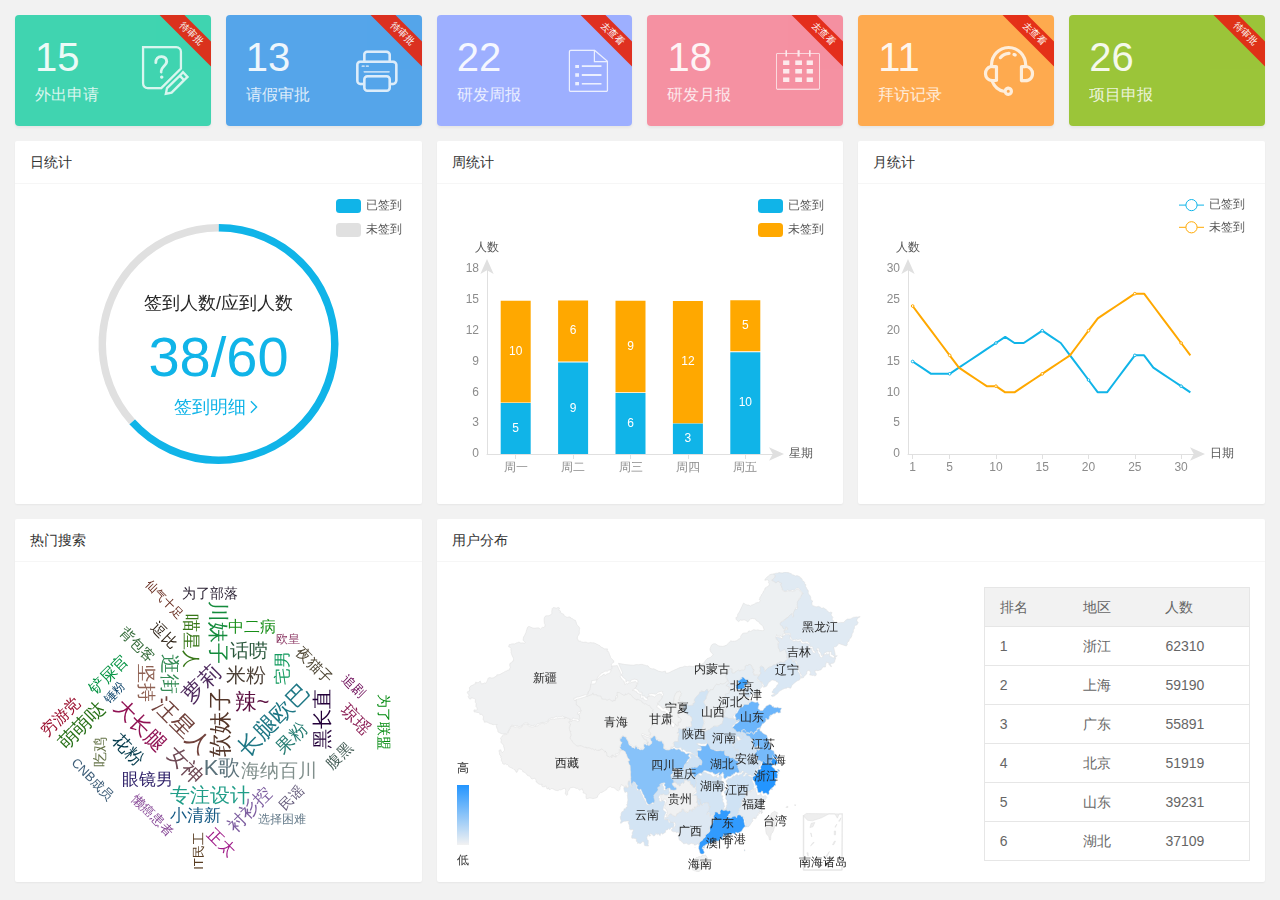
<file: directrent-house/src/main/resources/static/page/console/console.html>
<!DOCTYPE html>
<html>
<head>
    <meta charset="utf-8"/>
    <meta http-equiv="X-UA-Compatible" content="IE=edge,chrome=1">
    <meta name="viewport" content="width=device-width, initial-scale=1, maximum-scale=1">
    <title>控制台</title>
    <link rel="stylesheet" href="../../assets/libs/layui/css/layui.css"/>
    <link rel="stylesheet" href="../../assets/module/admin.css?v=318"/>
    <!--[if lt IE 9]>
    <script src="https://oss.maxcdn.com/html5shiv/3.7.3/html5shiv.min.js"></script>
    <script src="https://oss.maxcdn.com/respond/1.4.2/respond.min.js"></script>
    <![endif]-->
    <style>
        /** 统计快捷方式样式 */
        .console-link-block {
            font-size: 16px;
            padding: 20px 20px;
            border-radius: 4px;
            background-color: #40D4B0;
            color: #FFFFFF !important;
            box-shadow: 0 2px 3px rgba(0, 0, 0, .05);
            position: relative;
            overflow: hidden;
            display: block;
        }

        .console-link-block .console-link-block-num {
            font-size: 40px;
            margin-bottom: 5px;
            opacity: .9;
        }

        .console-link-block .console-link-block-text {
            opacity: .8;
        }

        .console-link-block .console-link-block-icon {
            position: absolute;
            top: 50%;
            right: 20px;
            width: 50px;
            height: 50px;
            font-size: 50px;
            line-height: 50px;
            margin-top: -25px;
            color: #FFFFFF;
            opacity: .8;
        }

        .console-link-block .console-link-block-band {
            color: #fff;
            width: 100px;
            font-size: 12px;
            padding: 2px 0 3px 0;
            background-color: #E32A16;
            line-height: inherit;
            text-align: center;
            position: absolute;
            top: 8px;
            right: -30px;
            transform-origin: center;
            transform: rotate(45deg) scale(.8);
            opacity: .95;
            z-index: 2;
        }

        /** //统计快捷方式样式 */

        /** 设置每个快捷块的颜色 */
        .layui-row > div:nth-child(2) .console-link-block {
            background-color: #55A5EA;
        }

        .layui-row > div:nth-child(3) .console-link-block {
            background-color: #9DAFFF;
        }

        .layui-row > div:nth-child(4) .console-link-block {
            background-color: #F591A2;
        }

        .layui-row > div:nth-child(5) .console-link-block {
            background-color: #FEAA4F;
        }

        .layui-row > div:last-child .console-link-block {
            background-color: #9BC539;
        }
    </style>
</head>
<body>
<!-- 正文开始 -->
<div class="layui-fluid ew-console-wrapper">
    <!-- 快捷方式 -->
    <div class="layui-row layui-col-space15">
        <div class="layui-col-md2 layui-col-sm4 layui-col-xs6">
            <div class="console-link-block">
                <div class="console-link-block-num">15</div>
                <div class="console-link-block-text">外出申请</div>
                <i class="console-link-block-icon layui-icon layui-icon-survey"></i>
                <div class="console-link-block-band">待审批</div>
            </div>
        </div>
        <div class="layui-col-md2 layui-col-sm4 layui-col-xs6">
            <div class="console-link-block">
                <div class="console-link-block-num">13</div>
                <div class="console-link-block-text">请假审批</div>
                <i class="console-link-block-icon layui-icon layui-icon-print"></i>
                <div class="console-link-block-band">待审批</div>
            </div>
        </div>
        <div class="layui-col-md2 layui-col-sm4 layui-col-xs6">
            <div class="console-link-block">
                <div class="console-link-block-num">22</div>
                <div class="console-link-block-text">研发周报</div>
                <i class="console-link-block-icon layui-icon layui-icon-list"
                   style="font-size: 62px;padding-right: 5px;"></i>
                <div class="console-link-block-band">去查看</div>
            </div>
        </div>
        <div class="layui-col-md2 layui-col-sm4 layui-col-xs6">
            <div class="console-link-block">
                <div class="console-link-block-num">18</div>
                <div class="console-link-block-text">研发月报</div>
                <i class="console-link-block-icon layui-icon layui-icon-date"></i>
                <div class="console-link-block-band">去查看</div>
            </div>
        </div>
        <div class="layui-col-md2 layui-col-sm4 layui-col-xs6">
            <div class="console-link-block">
                <div class="console-link-block-num">11</div>
                <div class="console-link-block-text">拜访记录</div>
                <i class="console-link-block-icon layui-icon layui-icon-service"></i>
                <div class="console-link-block-band">去查看</div>
            </div>
        </div>
        <div class="layui-col-md2 layui-col-sm4 layui-col-xs6">
            <div class="console-link-block">
                <div class="console-link-block-num">26</div>
                <div class="console-link-block-text">项目申报</div>
                <i class="console-link-block-icon layui-icon layui-icon-email"></i>
                <div class="console-link-block-band">待审批</div>
            </div>
        </div>
    </div>
    <!-- 统计图表 -->
    <div class="layui-row layui-col-space15">
        <div class="layui-col-md4 layui-col-sm6">
            <div class="layui-card" style="overflow: hidden;">
                <div class="layui-card-header">日统计</div>
                <div class="layui-card-body">
                    <div id="consoleChartsDay" style="height: 300px;"></div>
                    <div style="color: #10B4E8;font-size: 18px;position: absolute;bottom: 85px;left: 0;right:0;text-align: center;cursor: pointer;">
                        签到明细<i class="layui-icon layui-icon-right" style="font-size: 16px;"></i>
                    </div>
                </div>
            </div>
        </div>
        <div class="layui-col-md4 layui-col-sm6">
            <div class="layui-card" style="overflow: hidden;">
                <div class="layui-card-header">周统计</div>
                <div class="layui-card-body">
                    <div id="consoleChartsWeek" style="height: 300px;"></div>
                </div>
            </div>
        </div>
        <div class="layui-col-md4 layui-col-sm6">
            <div class="layui-card" style="overflow: hidden;">
                <div class="layui-card-header">月统计</div>
                <div class="layui-card-body">
                    <div id="consoleChartsMonth" style="height: 300px;"></div>
                </div>
            </div>
        </div>
        <div class="layui-col-md4 layui-col-sm6">
            <div class="layui-card" style="overflow: hidden;">
                <div class="layui-card-header">热门搜索</div>
                <div class="layui-card-body">
                    <div id="consoleChartsWord" style="height: 300px;"></div>
                </div>
            </div>
        </div>
        <div class="layui-col-md8 layui-col-sm12">
            <div class="layui-card" style="overflow: hidden;">
                <div class="layui-card-header">用户分布</div>
                <div class="layui-card-body">
                    <div class="layui-row">
                        <div class="layui-col-md8 layui-col-sm7">
                            <div id="consoleChartsMap" style="height: 300px;"></div>
                        </div>
                        <div class="layui-col-md4 layui-col-sm5">
                            <table class="layui-table" lay-skin="line" style="margin-top: 15px;">
                                <thead>
                                <tr>
                                    <td>排名</td>
                                    <td>地区</td>
                                    <td>人数</td>
                                </tr>
                                </thead>
                                <tbody>
                                <tr>
                                    <td>1</td>
                                    <td>浙江</td>
                                    <td>62310</td>
                                </tr>
                                <tr>
                                    <td>2</td>
                                    <td>上海</td>
                                    <td>59190</td>
                                </tr>
                                <tr>
                                    <td>3</td>
                                    <td>广东</td>
                                    <td>55891</td>
                                </tr>
                                <tr>
                                    <td>4</td>
                                    <td>北京</td>
                                    <td>51919</td>
                                </tr>
                                <tr>
                                    <td>5</td>
                                    <td>山东</td>
                                    <td>39231</td>
                                </tr>
                                <tr>
                                    <td>6</td>
                                    <td>湖北</td>
                                    <td>37109</td>
                                </tr>
                                </tbody>
                            </table>
                        </div>
                    </div>
                </div>
            </div>
        </div>
    </div>
</div>
<!-- js部分 -->
<script type="text/javascript" src="../../assets/libs/layui/layui.js"></script>
<script type="text/javascript" src="../../assets/js/common.js?v=318"></script>
<script src="../../assets/libs/echarts/echarts.min.js"></script>
<script src="../../assets/libs/echarts/china.js"></script>
<script src="../../assets/libs/echarts/echarts-wordcloud.min.js"></script>
<script>
    layui.use(['layer'], function () {
        var $ = layui.jquery;
        var layer = layui.layer;

        /** 渲染日统计图表 */
        var myCharts1 = echarts.init(document.getElementById('consoleChartsDay'));
        var options1 = {
            title: {
                text: '签到人数/应到人数', x: 'center', y: '32%',
                textStyle: {fontSize: 18, color: '#262626', fontWeight: 'normal'},
                subtextStyle: {fontSize: 56, color: '#10B4E8'}, itemGap: 20
            },
            color: ['#10B4E8', '#E0E0E0'],
            tooltip: {trigger: 'item'},
            legend: {
                orient: 'vertical', right: '0px', top: '0px',
                data: ['已签到', '未签到'], textStyle: {color: '#595959'}
            },
            series: [{name: '人数', type: 'pie', radius: ['75%', '80%'], label: {normal: {show: false}}}]
        };
        myCharts1.setOption(options1);
        // 赋值
        myCharts1.setOption({
            title: {subtext: '38/60'}, series: [{data: [{name: '已签到', value: 38}, {name: '未签到', value: 22}]}]
        });

        /** 渲染周统计图表 */
        var myCharts2 = echarts.init(document.getElementById('consoleChartsWeek'));
        var options2 = {
            tooltip: {trigger: 'axis', axisPointer: {lineStyle: {color: '#E0E0E0'}}},
            color: ['#10B4E8', '#FFA800'],
            legend: {
                orient: 'vertical', right: '0px', top: '0px',
                data: ['已签到', '未签到'], textStyle: {color: '#595959'}
            },
            grid: {top: '75px', left: '35px', right: '55px', bottom: '40px'},
            xAxis: {
                name: '星期',
                nameTextStyle: {color: '#595959'},
                type: 'category',
                data: ['周一', '周二', '周三', '周四', '周五'],
                axisLine: {lineStyle: {color: '#E0E0E0'}, symbol: ['none', 'arrow'], symbolOffset: [0, 10]},
                axisLabel: {color: '#8c8c8c'},
                axisTick: {alignWithLabel: true}
            },
            yAxis: {
                name: '人数',
                nameTextStyle: {color: '#595959'},
                type: 'value',
                boundaryGap: ['0', '20%'],
                axisTick: {show: false},
                axisLine: {lineStyle: {color: '#E0E0E0'}, symbol: ['none', 'arrow'], symbolOffset: [0, 10]},
                axisLabel: {color: '#8c8c8c'},
                splitLine: {show: false},
                splitArea: {show: false},
                minInterval: 1
            },
            series: [{
                name: '已签到', type: 'bar', stack: 'one', barMaxWidth: '30px',
                label: {normal: {show: true, position: 'inside'}}
            }, {
                name: '未签到', type: 'bar', stack: 'one', barMaxWidth: '30px',
                label: {normal: {show: true, position: 'inside'}}
            }]
        };
        myCharts2.setOption(options2);
        // 赋值
        myCharts2.setOption({series: [{data: [5, 9, 6, 3, 10]}, {data: [10, 6, 9, 12, 5]}]});

        /** 渲染月统计图表 */
        var myCharts3 = echarts.init(document.getElementById('consoleChartsMonth'));
        var options3 = {
            tooltip: {
                trigger: 'axis',
                axisPointer: {lineStyle: {color: '#E0E0E0'}},
                formatter: '{b}号<br/><span style="display:inline-block;margin-right:5px;border-radius:10px;width:10px;height:10px;background-color:#10B4E8;"></span>{a0}: {c0}<br/><span style="display:inline-block;margin-right:5px;border-radius:10px;width:10px;height:10px;background-color:#FFA800;"></span>{a1}: {c1}'
            },
            color: ['#10B4E8', '#FFA800'],
            legend: {
                orient: 'vertical', right: '0px', top: '0px',
                data: ['已签到', '未签到'], textStyle: {color: '#595959'}
            },
            grid: {top: '75px', left: '35px', right: '55px', bottom: '40px'},
            xAxis: {
                name: '日期',
                nameTextStyle: {color: '#595959'},
                type: 'category',
                data: ['1', '2', '3', '4', '5', '6', '7', '8', '9', '10', '11', '12', '13', '14', '15', '16', '17', '18', '19', '20', '21', '22', '23', '24', '25', '26', '27', '28', '29', '30', '31'],
                axisLine: {lineStyle: {color: '#E0E0E0'}, symbol: ['none', 'arrow'], symbolOffset: [0, 10]},
                axisLabel: {
                    color: '#8c8c8c', interval: function (index, value) {
                        return index === 0 || ((index + 1) % 5 === 0);
                    }
                },
                axisTick: {alignWithLabel: true}
            },
            yAxis: {
                name: '人数',
                nameTextStyle: {color: '#595959'},
                type: 'value',
                boundaryGap: ['0', '20%'],
                axisTick: {show: false},
                axisLine: {lineStyle: {color: '#E0E0E0'}, symbol: ['none', 'arrow'], symbolOffset: [0, 10]},
                axisLabel: {color: '#8c8c8c'},
                splitLine: {show: false},
                splitArea: {show: false},
                minInterval: 1
            },
            series: [
                {name: '已签到', type: 'line', smooth: false},
                {name: '未签到', type: 'line', smooth: false}
            ]
        };
        myCharts3.setOption(options3);
        // 赋值
        myCharts3.setOption({
            series: [
                {data: [15, 14, 13, 13, 13, 14, 15, 16, 17, 18, 19, 18, 18, 19, 20, 19, 18, 16, 14, 12, 10, 10, 12, 14, 16, 16, 14, 13, 12, 11, 10]},
                {data: [24, 22, 20, 18, 16, 14, 13, 12, 11, 11, 10, 10, 11, 12, 13, 14, 15, 16, 18, 20, 22, 23, 24, 25, 26, 26, 24, 22, 20, 18, 16]}
            ]
        });

        /** 渲染地图图表 */
        var myCharts4 = echarts.init(document.getElementById('consoleChartsMap'));
        var options4 = {
            tooltip: {trigger: 'item'},
            dataRange: {
                min: 0, max: 6e4, text: ['高', '低'], color: ['#2395FF', '#f2f2f2'], itemHeight: 60, itemWidth: 12
            }, series: [{
                name: '用户数量', type: 'map', mapType: "china",
                itemStyle: {normal: {label: {show: true, color: '#262626'}, borderColor: '#dddddd'}},
                emphasis: {label: {show: true, color: '#fff'}, itemStyle: {areaColor: '#FACF20'}},
                top: '0px', left: '15px', bottom: '0px'
            }]
        };
        myCharts4.setOption(options4);
        // 赋值
        myCharts4.setOption({
            series: [{
                data: [
                    {name: "西藏", value: 60},
                    {name: "青海", value: 167},
                    {name: "宁夏", value: 210},
                    {name: "海南", value: 252},
                    {name: "甘肃", value: 502},
                    {name: "贵州", value: 570},
                    {name: "新疆", value: 661},
                    {name: "云南", value: 8890},
                    {name: "重庆", value: 10010},
                    {name: "吉林", value: 5056},
                    {name: "山西", value: 2123},
                    {name: "天津", value: 9130},
                    {name: "江西", value: 10170},
                    {name: "广西", value: 6172},
                    {name: "陕西", value: 9251},
                    {name: "黑龙江", value: 5125},
                    {name: "内蒙古", value: 1435},
                    {name: "安徽", value: 9530},
                    {name: "北京", value: 51919},
                    {name: "福建", value: 3756},
                    {name: "上海", value: 59190},
                    {name: "湖北", value: 37109},
                    {name: "湖南", value: 8966},
                    {name: "四川", value: 31020},
                    {name: "辽宁", value: 7222},
                    {name: "河北", value: 3451},
                    {name: "河南", value: 9693},
                    {name: "浙江", value: 62310},
                    {name: "山东", value: 39231},
                    {name: "江苏", value: 35911},
                    {name: "广东", value: 55891}
                ]
            }]
        });

        /** 渲染词云图表 */
        var myCharts5 = echarts.init(document.getElementById('consoleChartsWord'));
        var options5 = {
            tooltip: {show: true},
            series: [{
                name: "搜索量",
                type: 'wordCloud',
                shape: 'diamond',
                width: '100%',
                height: '100%',
                sizeRange: [12, 23],
                gridSize: 6,
                textStyle: {
                    normal: {
                        color: function () {
                            return 'rgb(' + [
                                Math.round(Math.random() * 160),
                                Math.round(Math.random() * 160),
                                Math.round(Math.random() * 160)
                            ].join(',') + ')';
                        }
                    },
                    emphasis: {shadowBlur: 10, shadowColor: '#666'}
                }, data: []
            }]
        };
        myCharts5.setOption(options5);
        // 赋值
        myCharts5.setOption({
            series: [{
                data: [
                    {name: "软妹子", value: 23},
                    {name: "汪星人", value: 23},
                    {name: "长腿欧巴", value: 23},
                    {name: "萝莉", value: 22},
                    {name: "辣~", value: 22},
                    {name: "K歌", value: 22},
                    {name: "大长腿", value: 21},
                    {name: "川妹子", value: 21},
                    {name: "女神", value: 21},
                    {name: "米粉", value: 20},
                    {name: "专注设计", value: 20},
                    {name: "逛街", value: 20},
                    {name: "黑长直", value: 20},
                    {name: "海纳百川", value: 19},
                    {name: "萌萌哒", value: 19},
                    {name: "坚持", value: 19},
                    {name: "话唠", value: 19},
                    {name: "果粉", value: 18},
                    {name: "喵星人", value: 18},
                    {name: "花粉", value: 18},
                    {name: "衬衫控", value: 18},
                    {name: "宅男", value: 17},
                    {name: "小清新", value: 17},
                    {name: "眼镜男", value: 17},
                    {name: "琼瑶", value: 17},
                    {name: "穷游党", value: 16},
                    {name: "铲屎官", value: 16},
                    {name: "正太", value: 16},
                    {name: "中二病", value: 16},
                    {name: "夜猫子", value: 15},
                    {name: "逗比", value: 15},
                    {name: "腹黑", value: 15},
                    {name: "吃鸡", value: 15},
                    {name: "为了联盟", value: 14},
                    {name: "背包客", value: 14},
                    {name: "民谣", value: 14},
                    {name: "为了部落", value: 14},
                    {name: "懒癌患者", value: 13},
                    {name: "追剧", value: 13},
                    {name: "IT民工", value: 13},
                    {name: "CNB成员", value: 13},
                    {name: "选择困难", value: 12},
                    {name: "锤粉", value: 12},
                    {name: "欧皇", value: 12},
                    {name: "仙气十足", value: 12}
                ]
            }]
        });

        /** 窗口大小改变事件 */
        window.onresize = function () {
            myCharts1.resize();
            myCharts2.resize();
            myCharts3.resize();
            myCharts4.resize();
            myCharts5.resize();
        };

    });
</script>
</body>
</html>
</file>
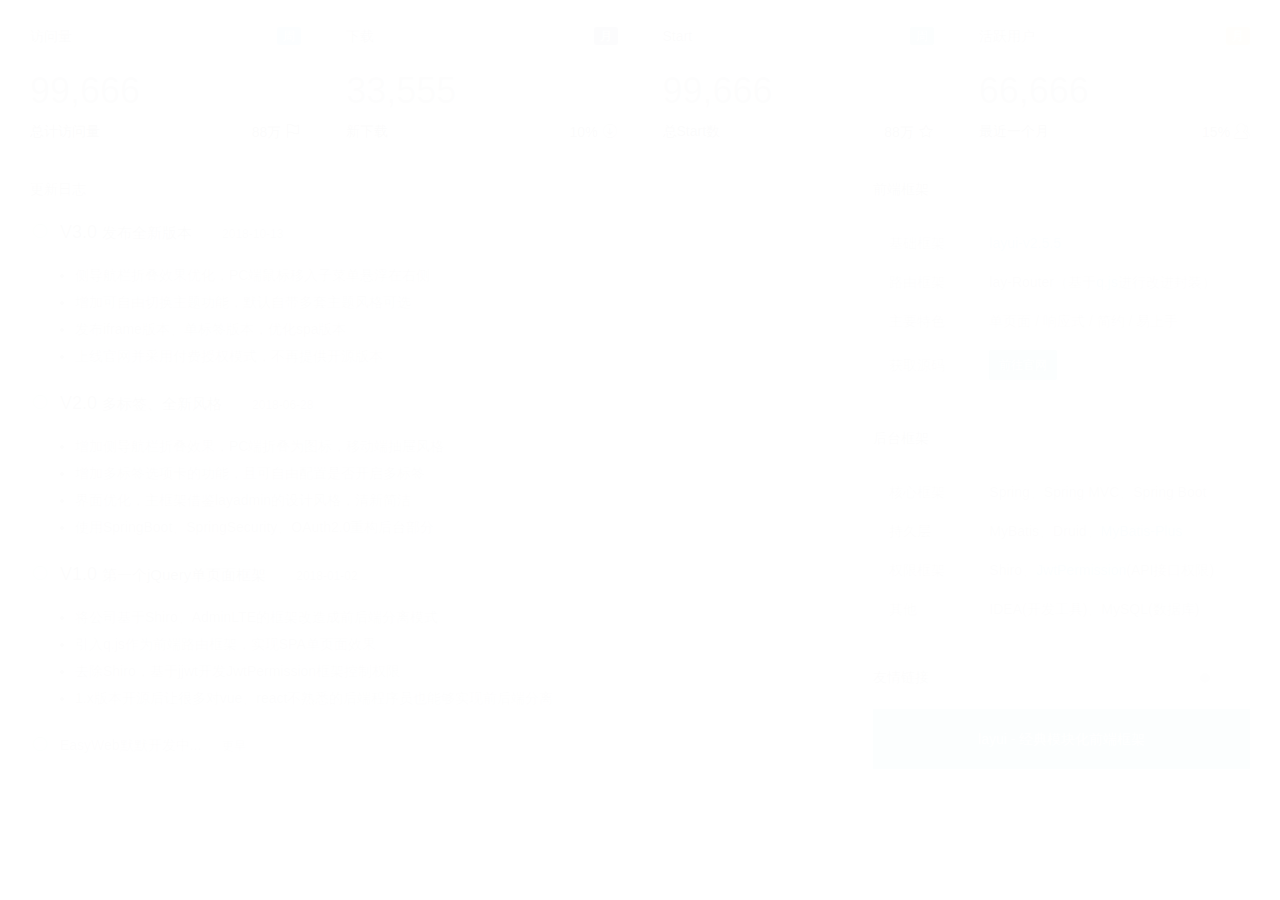
<file: directrent-house/src/main/resources/static/page/console/introduction.html>
﻿<!DOCTYPE html>
<html>
<head>
    <meta charset="utf-8"/>
    <meta http-equiv="X-UA-Compatible" content="IE=edge,chrome=1">
    <meta name="viewport" content="width=device-width, initial-scale=1, maximum-scale=1">
    <title>EasyWeb后台开发框架</title>
    <link rel="stylesheet" href="../../assets/libs/layui/css/layui.css"/>
    <link rel="stylesheet" href="../../assets/module/admin.css?v=315"/>
    <!--[if lt IE 9]>
    <script src="https://oss.maxcdn.com/html5shiv/3.7.3/html5shiv.min.js"></script>
    <script src="https://oss.maxcdn.com/respond/1.4.2/respond.min.js"></script>
    <![endif]-->
    <style>
        /** 卡片轮播图样式 */
        .admin-carousel .layui-carousel-ind {
            position: absolute;
            top: -41px;
            text-align: right;
        }

        .admin-carousel .layui-carousel-ind ul {
            background: 0 0;
        }

        .admin-carousel .layui-carousel-ind li {
            background-color: #e2e2e2;
        }

        .admin-carousel .layui-carousel-ind li.layui-this {
            background-color: #999;
        }

        /** 广告位轮播图 */
        .admin-news .layui-carousel-ind {
            height: 45px;
        }

        .admin-news a {
            display: block;
            line-height: 60px;
            text-align: center;
        }

    </style>
</head>

<body>

<!-- 加载动画 -->
<div class="page-loading">
    <div class="ball-loader">
        <span></span><span></span><span></span><span></span>
    </div>
</div>

<!-- 正文开始 -->
<div class="layui-fluid">
    <div class="layui-row layui-col-space15">
        <div class="layui-col-xs12 layui-col-sm6 layui-col-md3">
            <div class="layui-card">
                <div class="layui-card-header">
                    访问量<span class="layui-badge layui-bg-blue pull-right">周</span>
                </div>
                <div class="layui-card-body">
                    <p class="lay-big-font">99,666</p>
                    <p>总计访问量<span class="pull-right">88万 <i class="layui-icon layui-icon-flag"></i></span></p>
                </div>
            </div>
        </div>
        <div class="layui-col-xs12 layui-col-sm6 layui-col-md3">
            <div class="layui-card">
                <div class="layui-card-header">
                    下载<span class="layui-badge layui-bg-black pull-right">月</span>
                </div>
                <div class="layui-card-body">
                    <p class="lay-big-font">33,555</p>
                    <p>新下载<span class="pull-right">10% <i class="layui-icon">&#xe601</i></span></p>
                </div>
            </div>
        </div>
        <div class="layui-col-xs12 layui-col-sm6 layui-col-md3">
            <div class="layui-card">
                <div class="layui-card-header">
                    Start<span class="layui-badge layui-bg-green pull-right">周</span>
                </div>
                <div class="layui-card-body">
                    <p class="lay-big-font">99,666</p>
                    <p>总Start数<span class="pull-right">88万 <i class="layui-icon layui-icon-rate"></i></span></p>
                </div>
            </div>
        </div>
        <div class="layui-col-xs12 layui-col-sm6 layui-col-md3">
            <div class="layui-card">
                <div class="layui-card-header">
                    活跃用户<span class="layui-badge layui-bg-orange pull-right">月</span>
                </div>
                <div class="layui-card-body">
                    <p class="lay-big-font">66,666</p>
                    <p>最近一个月<span class="pull-right">15% <i class="layui-icon layui-icon-user"></i></span></p>
                </div>
            </div>
        </div>
    </div>

    <div class="layui-row layui-col-space15">
        <div class="layui-col-lg8 layui-col-md7">
            <div class="layui-card">
                <div class="layui-card-header">更新日志</div>
                <div class="layui-card-body">
                    <ul class="layui-timeline">
                        <li class="layui-timeline-item">
                            <i class="layui-icon layui-timeline-axis">&#xe63f;</i>
                            <div class="layui-timeline-content layui-text">
                                <h3 class="layui-timeline-title">
                                    V3.0
                                    <small>发布全新版本</small>&emsp;
                                    <span class="layui-badge-rim">2018-10-13</span>
                                </h3>
                                <ul>
                                    <li>侧导航栏折叠效果优化，PC端鼠标移入子菜单悬浮在右侧</li>
                                    <li>增加可自由切换主题功能，默认自带多套主题风格可选</li>
                                    <li>发布iframe版本、单标签版本，优化spa版本</li>
                                    <li>上线官网并采用付费授权模式，不再提供开源版本</li>
                                </ul>
                            </div>
                        </li>
                        <li class="layui-timeline-item">
                            <i class="layui-icon layui-timeline-axis">&#xe63f;</i>
                            <div class="layui-timeline-content layui-text">
                                <h3 class="layui-timeline-title">
                                    V2.0
                                    <small>多标签、全新风格</small>&emsp;
                                    <span class="layui-badge-rim">2018-06-28</span>
                                </h3>
                                <ul>
                                    <li>增加侧导航栏折叠效果，PC端折叠为图标，移动端抽屉风格</li>
                                    <li>增加多标签选项卡的功能，且可自由配置是否开启多标签</li>
                                    <li>界面优化，主框架借鉴layadmin的设计风格，清新简洁</li>
                                    <li>使用SpringBoot、SpringSecurity、OAuth2.0重构后台部分</li>
                                </ul>
                            </div>
                        </li>
                        <li class="layui-timeline-item">
                            <i class="layui-icon layui-timeline-axis">&#xe63f;</i>
                            <div class="layui-timeline-content layui-text">
                                <h3 class="layui-timeline-title">
                                    V1.0
                                    <small>第一个jQuery单页面框架</small>&emsp;
                                    <span class="layui-badge-rim">2018-01-02</span>
                                </h3>
                                <ul>
                                    <li>将公司基于Shiro、AdminLTE的框架改造成前后端分离模式</li>
                                    <li>引入q.js作为前端路由框架，实现SPA单页面效果</li>
                                    <li>去除Shiro，基于jjwt开发JwtPermission框架控制权限</li>
                                    <li>1.x版本开源后让很多对vue、react不熟悉的后端程序员也能够实现前后端分离</li>
                                </ul>
                            </div>
                        </li>
                        <li class="layui-timeline-item">
                            <i class="layui-icon layui-timeline-axis">&#xe63f;</i>
                            <div class="layui-timeline-content layui-text">
                                <div class="layui-timeline-title">
                                    EasyWeb默默开发中...&emsp;<span class="layui-badge-rim">更早</span>
                                </div>
                            </div>
                        </li>
                    </ul>
                </div>
            </div>
        </div>

        <div class="layui-col-lg4 layui-col-md5">
            <div class="layui-card">
                <div class="layui-card-header">前端框架</div>
                <div class="layui-card-body">
                    <table class="layui-table layui-text">
                        <colgroup>
                            <col width="100">
                            <col>
                        </colgroup>
                        <tbody>
                        <tr>
                            <td>基础框架</td>
                            <td><a href="http://www.layui.com/" target="_blank">layui-v2.5.5</a></td>
                        </tr>
                        <tr>
                            <td>路由框架</td>
                            <td>
                                lay-Router（基于<a href="https://github.com/itorr/q.js" target="_blank">q.js</a>进行改进封装）
                            </td>
                        </tr>
                        <tr>
                            <td>主要特色</td>
                            <td>单页面 / 响应式 / 简约 / 易上手</td>
                        </tr>
                        <tr>
                            <td>获取源码</td>
                            <td>
                                <a href="https://easyweb.vip" target="_blank" class="layui-btn layui-btn-sm">前往官网</a>
                            </td>
                        </tr>
                        </tbody>
                    </table>
                </div>
            </div>

            <div class="layui-card">
                <div class="layui-card-header">后台框架</div>
                <div class="layui-card-body">
                    <table class="layui-table layui-text">
                        <colgroup>
                            <col width="100">
                            <col>
                        </colgroup>
                        <tbody>
                        <tr>
                            <td>核心框架</td>
                            <td>Spring、Spring MVC、Spring Boot</td>
                        </tr>
                        <tr>
                            <td>持久层</td>
                            <td>MyBatis、Druid、<a href="http://mp.baomidou.com" target="_blank">MyBatis-Plus</a>
                            </td>
                        </tr>
                        <tr>
                            <td>权限框架</td>
                            <td>Shiro、<a href="https://easyweb.vip" target="_blank">JwtPermission</a>(API接口权限)
                            </td>
                        </tr>
                        <tr>
                            <td>其他</td>
                            <td>IDEA(开发工具)、MySQL(数据库)</td>
                        </tr>
                        </tbody>
                    </table>
                </div>
            </div>

            <div class="layui-card">
                <div class="layui-card-header">友情链接</div>
                <div class="layui-card-body">
                    <div class="layui-carousel admin-carousel admin-news">
                        <div carousel-item>
                            <div>
                                <a href="http://www.layui.com/" target="_blank" class="layui-bg-green">
                                    layui - 经典模块化前端框架
                                </a>
                            </div>
                            <div>
                                <a href="http://fly.layui.com/extend/" target="_blank" class="layui-bg-cyan">
                                    layui第三方组件平台
                                </a>
                            </div>
                            <div>
                                <a href="http://fly.layui.com/case/2018/" target="_blank" class="layui-bg-blue">
                                    发现layui年度最佳案例
                                </a>
                            </div>
                        </div>
                    </div>
                </div>
            </div>
        </div>
    </div>
</div>

<!-- js部分 -->
<script type="text/javascript" src="../../assets/libs/layui/layui.js"></script>
<script type="text/javascript" src="../../assets/js/common.js?v=315"></script>
<script>
    layui.use(['layer', 'carousel'], function () {
        var $ = layui.jquery;
        var layer = layui.layer;
        var carousel = layui.carousel;
        var device = layui.device;

        // 渲染轮播
        carousel.render({
            elem: '.layui-carousel',
            width: '100%',
            height: '60px',
            arrow: 'none',
            autoplay: true,
            trigger: device.ios || device.android ? 'click' : 'hover',
            anim: 'fade'
        });
    });
</script>
</body>

</html>
</file>
<file: directrent-house/src/main/resources/static/assets/libs/layui/css/layui.css>
/** layui-v2.5.5 MIT License By https://www.layui.com */
 .layui-inline,img{display:inline-block;vertical-align:middle}h1,h2,h3,h4,h5,h6{font-weight:400}.layui-edge,.layui-header,.layui-inline,.layui-main{position:relative}.layui-body,.layui-edge,.layui-elip{overflow:hidden}.layui-btn,.layui-edge,.layui-inline,img{vertical-align:middle}.layui-btn,.layui-disabled,.layui-icon,.layui-unselect{-moz-user-select:none;-webkit-user-select:none;-ms-user-select:none}.layui-elip,.layui-form-checkbox span,.layui-form-pane .layui-form-label{text-overflow:ellipsis;white-space:nowrap}.layui-breadcrumb,.layui-tree-btnGroup{visibility:hidden}blockquote,body,button,dd,div,dl,dt,form,h1,h2,h3,h4,h5,h6,input,li,ol,p,pre,td,textarea,th,ul{margin:0;padding:0;-webkit-tap-highlight-color:rgba(0,0,0,0)}a:active,a:hover{outline:0}img{border:none}li{list-style:none}table{border-collapse:collapse;border-spacing:0}h4,h5,h6{font-size:100%}button,input,optgroup,option,select,textarea{font-family:inherit;font-size:inherit;font-style:inherit;font-weight:inherit;outline:0}pre{white-space:pre-wrap;white-space:-moz-pre-wrap;white-space:-pre-wrap;white-space:-o-pre-wrap;word-wrap:break-word}body{line-height:24px;font:14px Helvetica Neue,Helvetica,PingFang SC,Tahoma,Arial,sans-serif}hr{height:1px;margin:10px 0;border:0;clear:both}a{color:#333;text-decoration:none}a:hover{color:#777}a cite{font-style:normal;*cursor:pointer}.layui-border-box,.layui-border-box *{box-sizing:border-box}.layui-box,.layui-box *{box-sizing:content-box}.layui-clear{clear:both;*zoom:1}.layui-clear:after{content:'\20';clear:both;*zoom:1;display:block;height:0}.layui-inline{*display:inline;*zoom:1}.layui-edge{display:inline-block;width:0;height:0;border-width:6px;border-style:dashed;border-color:transparent}.layui-edge-top{top:-4px;border-bottom-color:#999;border-bottom-style:solid}.layui-edge-right{border-left-color:#999;border-left-style:solid}.layui-edge-bottom{top:2px;border-top-color:#999;border-top-style:solid}.layui-edge-left{border-right-color:#999;border-right-style:solid}.layui-disabled,.layui-disabled:hover{color:#d2d2d2!important;cursor:not-allowed!important}.layui-circle{border-radius:100%}.layui-show{display:block!important}.layui-hide{display:none!important}@font-face{font-family:layui-icon;src:url(../font/iconfont.eot?v=250);src:url(../font/iconfont.eot?v=250#iefix) format('embedded-opentype'),url(../font/iconfont.woff2?v=250) format('woff2'),url(../font/iconfont.woff?v=250) format('woff'),url(../font/iconfont.ttf?v=250) format('truetype'),url(../font/iconfont.svg?v=250#layui-icon) format('svg')}.layui-icon{font-family:layui-icon!important;font-size:16px;font-style:normal;-webkit-font-smoothing:antialiased;-moz-osx-font-smoothing:grayscale}.layui-icon-reply-fill:before{content:"\e611"}.layui-icon-set-fill:before{content:"\e614"}.:before{content:"\e60f"}.layui-icon-search:before{content:"\e615"}.layui-icon-share:before{content:"\e641"}.layui-icon-set-sm:before{content:"\e620"}.layui-icon-engine:before{content:"\e628"}.layui-icon-close:before{content:"\1006"}.layui-icon-close-fill:before{content:"\1007"}.layui-icon-chart-screen:before{content:"\e629"}.layui-icon-star:before{content:"\e600"}.layui-icon-circle-dot:before{content:"\e617"}.layui-icon-chat:before{content:"\e606"}.layui-icon-release:before{content:"\e609"}.layui-icon-list:before{content:"\e60a"}.layui-icon-chart:before{content:"\e62c"}.layui-icon-ok-circle:before{content:"\1005"}.layui-icon-layim-theme:before{content:"\e61b"}.layui-icon-table:before{content:"\e62d"}.layui-icon-right:before{content:"\e602"}.layui-icon-left:before{content:"\e603"}.layui-icon-cart-simple:before{content:"\e698"}.layui-icon-face-cry:before{content:"\e69c"}.layui-icon-face-smile:before{content:"\e6af"}.layui-icon-survey:before{content:"\e6b2"}.layui-icon-tree:before{content:"\e62e"}.layui-icon-upload-circle:before{content:"\e62f"}.layui-icon-add-circle:before{content:"\e61f"}.layui-icon-download-circle:before{content:"\e601"}.layui-icon-templeate-1:before{content:"\e630"}.layui-icon-util:before{content:"\e631"}.layui-icon-face-surprised:before{content:"\e664"}.layui-icon-edit:before{content:"\e642"}.layui-icon-speaker:before{content:"\e645"}.layui-icon-down:before{content:"\e61a"}.layui-icon-file:before{content:"\e621"}.layui-icon-layouts:before{content:"\e632"}.layui-icon-rate-half:before{content:"\e6c9"}.layui-icon-add-circle-fine:before{content:"\e608"}.layui-icon-prev-circle:before{content:"\e633"}.layui-icon-read:before{content:"\e705"}.layui-icon-404:before{content:"\e61c"}.layui-icon-carousel:before{content:"\e634"}.layui-icon-help:before{content:"\e607"}.layui-icon-code-circle:before{content:"\e635"}.layui-icon-water:before{content:"\e636"}.layui-icon-username:before{content:"\e66f"}.layui-icon-find-fill:before{content:"\e670"}.layui-icon-about:before{content:"\e60b"}.layui-icon-location:before{content:"\e715"}.layui-icon-up:before{content:"\e619"}.layui-icon-pause:before{content:"\e651"}.layui-icon-date:before{content:"\e637"}.layui-icon-layim-uploadfile:before{content:"\e61d"}.layui-icon-delete:before{content:"\e640"}.layui-icon-play:before{content:"\e652"}.layui-icon-top:before{content:"\e604"}.layui-icon-friends:before{content:"\e612"}.layui-icon-refresh-3:before{content:"\e9aa"}.layui-icon-ok:before{content:"\e605"}.layui-icon-layer:before{content:"\e638"}.layui-icon-face-smile-fine:before{content:"\e60c"}.layui-icon-dollar:before{content:"\e659"}.layui-icon-group:before{content:"\e613"}.layui-icon-layim-download:before{content:"\e61e"}.layui-icon-picture-fine:before{content:"\e60d"}.layui-icon-link:before{content:"\e64c"}.layui-icon-diamond:before{content:"\e735"}.layui-icon-log:before{content:"\e60e"}.layui-icon-rate-solid:before{content:"\e67a"}.layui-icon-fonts-del:before{content:"\e64f"}.layui-icon-unlink:before{content:"\e64d"}.layui-icon-fonts-clear:before{content:"\e639"}.layui-icon-triangle-r:before{content:"\e623"}.layui-icon-circle:before{content:"\e63f"}.layui-icon-radio:before{content:"\e643"}.layui-icon-align-center:before{content:"\e647"}.layui-icon-align-right:before{content:"\e648"}.layui-icon-align-left:before{content:"\e649"}.layui-icon-loading-1:before{content:"\e63e"}.layui-icon-return:before{content:"\e65c"}.layui-icon-fonts-strong:before{content:"\e62b"}.layui-icon-upload:before{content:"\e67c"}.layui-icon-dialogue:before{content:"\e63a"}.layui-icon-video:before{content:"\e6ed"}.layui-icon-headset:before{content:"\e6fc"}.layui-icon-cellphone-fine:before{content:"\e63b"}.layui-icon-add-1:before{content:"\e654"}.layui-icon-face-smile-b:before{content:"\e650"}.layui-icon-fonts-html:before{content:"\e64b"}.layui-icon-form:before{content:"\e63c"}.layui-icon-cart:before{content:"\e657"}.layui-icon-camera-fill:before{content:"\e65d"}.layui-icon-tabs:before{content:"\e62a"}.layui-icon-fonts-code:before{content:"\e64e"}.layui-icon-fire:before{content:"\e756"}.layui-icon-set:before{content:"\e716"}.layui-icon-fonts-u:before{content:"\e646"}.layui-icon-triangle-d:before{content:"\e625"}.layui-icon-tips:before{content:"\e702"}.layui-icon-picture:before{content:"\e64a"}.layui-icon-more-vertical:before{content:"\e671"}.layui-icon-flag:before{content:"\e66c"}.layui-icon-loading:before{content:"\e63d"}.layui-icon-fonts-i:before{content:"\e644"}.layui-icon-refresh-1:before{content:"\e666"}.layui-icon-rmb:before{content:"\e65e"}.layui-icon-home:before{content:"\e68e"}.layui-icon-user:before{content:"\e770"}.layui-icon-notice:before{content:"\e667"}.layui-icon-login-weibo:before{content:"\e675"}.layui-icon-voice:before{content:"\e688"}.layui-icon-upload-drag:before{content:"\e681"}.layui-icon-login-qq:before{content:"\e676"}.layui-icon-snowflake:before{content:"\e6b1"}.layui-icon-file-b:before{content:"\e655"}.layui-icon-template:before{content:"\e663"}.layui-icon-auz:before{content:"\e672"}.layui-icon-console:before{content:"\e665"}.layui-icon-app:before{content:"\e653"}.layui-icon-prev:before{content:"\e65a"}.layui-icon-website:before{content:"\e7ae"}.layui-icon-next:before{content:"\e65b"}.layui-icon-component:before{content:"\e857"}.layui-icon-more:before{content:"\e65f"}.layui-icon-login-wechat:before{content:"\e677"}.layui-icon-shrink-right:before{content:"\e668"}.layui-icon-spread-left:before{content:"\e66b"}.layui-icon-camera:before{content:"\e660"}.layui-icon-note:before{content:"\e66e"}.layui-icon-refresh:before{content:"\e669"}.layui-icon-female:before{content:"\e661"}.layui-icon-male:before{content:"\e662"}.layui-icon-password:before{content:"\e673"}.layui-icon-senior:before{content:"\e674"}.layui-icon-theme:before{content:"\e66a"}.layui-icon-tread:before{content:"\e6c5"}.layui-icon-praise:before{content:"\e6c6"}.layui-icon-star-fill:before{content:"\e658"}.layui-icon-rate:before{content:"\e67b"}.layui-icon-template-1:before{content:"\e656"}.layui-icon-vercode:before{content:"\e679"}.layui-icon-cellphone:before{content:"\e678"}.layui-icon-screen-full:before{content:"\e622"}.layui-icon-screen-restore:before{content:"\e758"}.layui-icon-cols:before{content:"\e610"}.layui-icon-export:before{content:"\e67d"}.layui-icon-print:before{content:"\e66d"}.layui-icon-slider:before{content:"\e714"}.layui-icon-addition:before{content:"\e624"}.layui-icon-subtraction:before{content:"\e67e"}.layui-icon-service:before{content:"\e626"}.layui-icon-transfer:before{content:"\e691"}.layui-main{width:1140px;margin:0 auto}.layui-header{z-index:1000;height:60px}.layui-header a:hover{transition:all .5s;-webkit-transition:all .5s}.layui-side{position:fixed;left:0;top:0;bottom:0;z-index:999;width:200px;overflow-x:hidden}.layui-side-scroll{position:relative;width:220px;height:100%;overflow-x:hidden}.layui-body{position:absolute;left:200px;right:0;top:0;bottom:0;z-index:998;width:auto;overflow-y:auto;box-sizing:border-box}.layui-layout-body{overflow:hidden}.layui-layout-admin .layui-header{background-color:#23262E}.layui-layout-admin .layui-side{top:60px;width:200px;overflow-x:hidden}.layui-layout-admin .layui-body{position:fixed;top:60px;bottom:44px}.layui-layout-admin .layui-main{width:auto;margin:0 15px}.layui-layout-admin .layui-footer{position:fixed;left:200px;right:0;bottom:0;height:44px;line-height:44px;padding:0 15px;background-color:#eee}.layui-layout-admin .layui-logo{position:absolute;left:0;top:0;width:200px;height:100%;line-height:60px;text-align:center;color:#009688;font-size:16px}.layui-layout-admin .layui-header .layui-nav{background:0 0}.layui-layout-left{position:absolute!important;left:200px;top:0}.layui-layout-right{position:absolute!important;right:0;top:0}.layui-container{position:relative;margin:0 auto;padding:0 15px;box-sizing:border-box}.layui-fluid{position:relative;margin:0 auto;padding:0 15px}.layui-row:after,.layui-row:before{content:'';display:block;clear:both}.layui-col-lg1,.layui-col-lg10,.layui-col-lg11,.layui-col-lg12,.layui-col-lg2,.layui-col-lg3,.layui-col-lg4,.layui-col-lg5,.layui-col-lg6,.layui-col-lg7,.layui-col-lg8,.layui-col-lg9,.layui-col-md1,.layui-col-md10,.layui-col-md11,.layui-col-md12,.layui-col-md2,.layui-col-md3,.layui-col-md4,.layui-col-md5,.layui-col-md6,.layui-col-md7,.layui-col-md8,.layui-col-md9,.layui-col-sm1,.layui-col-sm10,.layui-col-sm11,.layui-col-sm12,.layui-col-sm2,.layui-col-sm3,.layui-col-sm4,.layui-col-sm5,.layui-col-sm6,.layui-col-sm7,.layui-col-sm8,.layui-col-sm9,.layui-col-xs1,.layui-col-xs10,.layui-col-xs11,.layui-col-xs12,.layui-col-xs2,.layui-col-xs3,.layui-col-xs4,.layui-col-xs5,.layui-col-xs6,.layui-col-xs7,.layui-col-xs8,.layui-col-xs9{position:relative;display:block;box-sizing:border-box}.layui-col-xs1,.layui-col-xs10,.layui-col-xs11,.layui-col-xs12,.layui-col-xs2,.layui-col-xs3,.layui-col-xs4,.layui-col-xs5,.layui-col-xs6,.layui-col-xs7,.layui-col-xs8,.layui-col-xs9{float:left}.layui-col-xs1{width:8.33333333%}.layui-col-xs2{width:16.66666667%}.layui-col-xs3{width:25%}.layui-col-xs4{width:33.33333333%}.layui-col-xs5{width:41.66666667%}.layui-col-xs6{width:50%}.layui-col-xs7{width:58.33333333%}.layui-col-xs8{width:66.66666667%}.layui-col-xs9{width:75%}.layui-col-xs10{width:83.33333333%}.layui-col-xs11{width:91.66666667%}.layui-col-xs12{width:100%}.layui-col-xs-offset1{margin-left:8.33333333%}.layui-col-xs-offset2{margin-left:16.66666667%}.layui-col-xs-offset3{margin-left:25%}.layui-col-xs-offset4{margin-left:33.33333333%}.layui-col-xs-offset5{margin-left:41.66666667%}.layui-col-xs-offset6{margin-left:50%}.layui-col-xs-offset7{margin-left:58.33333333%}.layui-col-xs-offset8{margin-left:66.66666667%}.layui-col-xs-offset9{margin-left:75%}.layui-col-xs-offset10{margin-left:83.33333333%}.layui-col-xs-offset11{margin-left:91.66666667%}.layui-col-xs-offset12{margin-left:100%}@media screen and (max-width:768px){.layui-hide-xs{display:none!important}.layui-show-xs-block{display:block!important}.layui-show-xs-inline{display:inline!important}.layui-show-xs-inline-block{display:inline-block!important}}@media screen and (min-width:768px){.layui-container{width:750px}.layui-hide-sm{display:none!important}.layui-show-sm-block{display:block!important}.layui-show-sm-inline{display:inline!important}.layui-show-sm-inline-block{display:inline-block!important}.layui-col-sm1,.layui-col-sm10,.layui-col-sm11,.layui-col-sm12,.layui-col-sm2,.layui-col-sm3,.layui-col-sm4,.layui-col-sm5,.layui-col-sm6,.layui-col-sm7,.layui-col-sm8,.layui-col-sm9{float:left}.layui-col-sm1{width:8.33333333%}.layui-col-sm2{width:16.66666667%}.layui-col-sm3{width:25%}.layui-col-sm4{width:33.33333333%}.layui-col-sm5{width:41.66666667%}.layui-col-sm6{width:50%}.layui-col-sm7{width:58.33333333%}.layui-col-sm8{width:66.66666667%}.layui-col-sm9{width:75%}.layui-col-sm10{width:83.33333333%}.layui-col-sm11{width:91.66666667%}.layui-col-sm12{width:100%}.layui-col-sm-offset1{margin-left:8.33333333%}.layui-col-sm-offset2{margin-left:16.66666667%}.layui-col-sm-offset3{margin-left:25%}.layui-col-sm-offset4{margin-left:33.33333333%}.layui-col-sm-offset5{margin-left:41.66666667%}.layui-col-sm-offset6{margin-left:50%}.layui-col-sm-offset7{margin-left:58.33333333%}.layui-col-sm-offset8{margin-left:66.66666667%}.layui-col-sm-offset9{margin-left:75%}.layui-col-sm-offset10{margin-left:83.33333333%}.layui-col-sm-offset11{margin-left:91.66666667%}.layui-col-sm-offset12{margin-left:100%}}@media screen and (min-width:992px){.layui-container{width:970px}.layui-hide-md{display:none!important}.layui-show-md-block{display:block!important}.layui-show-md-inline{display:inline!important}.layui-show-md-inline-block{display:inline-block!important}.layui-col-md1,.layui-col-md10,.layui-col-md11,.layui-col-md12,.layui-col-md2,.layui-col-md3,.layui-col-md4,.layui-col-md5,.layui-col-md6,.layui-col-md7,.layui-col-md8,.layui-col-md9{float:left}.layui-col-md1{width:8.33333333%}.layui-col-md2{width:16.66666667%}.layui-col-md3{width:25%}.layui-col-md4{width:33.33333333%}.layui-col-md5{width:41.66666667%}.layui-col-md6{width:50%}.layui-col-md7{width:58.33333333%}.layui-col-md8{width:66.66666667%}.layui-col-md9{width:75%}.layui-col-md10{width:83.33333333%}.layui-col-md11{width:91.66666667%}.layui-col-md12{width:100%}.layui-col-md-offset1{margin-left:8.33333333%}.layui-col-md-offset2{margin-left:16.66666667%}.layui-col-md-offset3{margin-left:25%}.layui-col-md-offset4{margin-left:33.33333333%}.layui-col-md-offset5{margin-left:41.66666667%}.layui-col-md-offset6{margin-left:50%}.layui-col-md-offset7{margin-left:58.33333333%}.layui-col-md-offset8{margin-left:66.66666667%}.layui-col-md-offset9{margin-left:75%}.layui-col-md-offset10{margin-left:83.33333333%}.layui-col-md-offset11{margin-left:91.66666667%}.layui-col-md-offset12{margin-left:100%}}@media screen and (min-width:1200px){.layui-container{width:1170px}.layui-hide-lg{display:none!important}.layui-show-lg-block{display:block!important}.layui-show-lg-inline{display:inline!important}.layui-show-lg-inline-block{display:inline-block!important}.layui-col-lg1,.layui-col-lg10,.layui-col-lg11,.layui-col-lg12,.layui-col-lg2,.layui-col-lg3,.layui-col-lg4,.layui-col-lg5,.layui-col-lg6,.layui-col-lg7,.layui-col-lg8,.layui-col-lg9{float:left}.layui-col-lg1{width:8.33333333%}.layui-col-lg2{width:16.66666667%}.layui-col-lg3{width:25%}.layui-col-lg4{width:33.33333333%}.layui-col-lg5{width:41.66666667%}.layui-col-lg6{width:50%}.layui-col-lg7{width:58.33333333%}.layui-col-lg8{width:66.66666667%}.layui-col-lg9{width:75%}.layui-col-lg10{width:83.33333333%}.layui-col-lg11{width:91.66666667%}.layui-col-lg12{width:100%}.layui-col-lg-offset1{margin-left:8.33333333%}.layui-col-lg-offset2{margin-left:16.66666667%}.layui-col-lg-offset3{margin-left:25%}.layui-col-lg-offset4{margin-left:33.33333333%}.layui-col-lg-offset5{margin-left:41.66666667%}.layui-col-lg-offset6{margin-left:50%}.layui-col-lg-offset7{margin-left:58.33333333%}.layui-col-lg-offset8{margin-left:66.66666667%}.layui-col-lg-offset9{margin-left:75%}.layui-col-lg-offset10{margin-left:83.33333333%}.layui-col-lg-offset11{margin-left:91.66666667%}.layui-col-lg-offset12{margin-left:100%}}.layui-col-space1{margin:-.5px}.layui-col-space1>*{padding:.5px}.layui-col-space3{margin:-1.5px}.layui-col-space3>*{padding:1.5px}.layui-col-space5{margin:-2.5px}.layui-col-space5>*{padding:2.5px}.layui-col-space8{margin:-3.5px}.layui-col-space8>*{padding:3.5px}.layui-col-space10{margin:-5px}.layui-col-space10>*{padding:5px}.layui-col-space12{margin:-6px}.layui-col-space12>*{padding:6px}.layui-col-space15{margin:-7.5px}.layui-col-space15>*{padding:7.5px}.layui-col-space18{margin:-9px}.layui-col-space18>*{padding:9px}.layui-col-space20{margin:-10px}.layui-col-space20>*{padding:10px}.layui-col-space22{margin:-11px}.layui-col-space22>*{padding:11px}.layui-col-space25{margin:-12.5px}.layui-col-space25>*{padding:12.5px}.layui-col-space30{margin:-15px}.layui-col-space30>*{padding:15px}.layui-btn,.layui-input,.layui-select,.layui-textarea,.layui-upload-button{outline:0;-webkit-appearance:none;transition:all .3s;-webkit-transition:all .3s;box-sizing:border-box}.layui-elem-quote{margin-bottom:10px;padding:15px;line-height:22px;border-left:5px solid #009688;border-radius:0 2px 2px 0;background-color:#f2f2f2}.layui-quote-nm{border-style:solid;border-width:1px 1px 1px 5px;background:0 0}.layui-elem-field{margin-bottom:10px;padding:0;border-width:1px;border-style:solid}.layui-elem-field legend{margin-left:20px;padding:0 10px;font-size:20px;font-weight:300}.layui-field-title{margin:10px 0 20px;border-width:1px 0 0}.layui-field-box{padding:10px 15px}.layui-field-title .layui-field-box{padding:10px 0}.layui-progress{position:relative;height:6px;border-radius:20px;background-color:#e2e2e2}.layui-progress-bar{position:absolute;left:0;top:0;width:0;max-width:100%;height:6px;border-radius:20px;text-align:right;background-color:#5FB878;transition:all .3s;-webkit-transition:all .3s}.layui-progress-big,.layui-progress-big .layui-progress-bar{height:18px;line-height:18px}.layui-progress-text{position:relative;top:-20px;line-height:18px;font-size:12px;color:#666}.layui-progress-big .layui-progress-text{position:static;padding:0 10px;color:#fff}.layui-collapse{border-width:1px;border-style:solid;border-radius:2px}.layui-colla-content,.layui-colla-item{border-top-width:1px;border-top-style:solid}.layui-colla-item:first-child{border-top:none}.layui-colla-title{position:relative;height:42px;line-height:42px;padding:0 15px 0 35px;color:#333;background-color:#f2f2f2;cursor:pointer;font-size:14px;overflow:hidden}.layui-colla-content{display:none;padding:10px 15px;line-height:22px;color:#666}.layui-colla-icon{position:absolute;left:15px;top:0;font-size:14px}.layui-card{margin-bottom:15px;border-radius:2px;background-color:#fff;box-shadow:0 1px 2px 0 rgba(0,0,0,.05)}.layui-card:last-child{margin-bottom:0}.layui-card-header{position:relative;height:42px;line-height:42px;padding:0 15px;border-bottom:1px solid #f6f6f6;color:#333;border-radius:2px 2px 0 0;font-size:14px}.layui-bg-black,.layui-bg-blue,.layui-bg-cyan,.layui-bg-green,.layui-bg-orange,.layui-bg-red{color:#fff!important}.layui-card-body{position:relative;padding:10px 15px;line-height:24px}.layui-card-body[pad15]{padding:15px}.layui-card-body[pad20]{padding:20px}.layui-card-body .layui-table{margin:5px 0}.layui-card .layui-tab{margin:0}.layui-panel-window{position:relative;padding:15px;border-radius:0;border-top:5px solid #E6E6E6;background-color:#fff}.layui-auxiliar-moving{position:fixed;left:0;right:0;top:0;bottom:0;width:100%;height:100%;background:0 0;z-index:9999999999}.layui-form-label,.layui-form-mid,.layui-form-select,.layui-input-block,.layui-input-inline,.layui-textarea{position:relative}.layui-bg-red{background-color:#FF5722!important}.layui-bg-orange{background-color:#FFB800!important}.layui-bg-green{background-color:#009688!important}.layui-bg-cyan{background-color:#2F4056!important}.layui-bg-blue{background-color:#1E9FFF!important}.layui-bg-black{background-color:#393D49!important}.layui-bg-gray{background-color:#eee!important;color:#666!important}.layui-badge-rim,.layui-colla-content,.layui-colla-item,.layui-collapse,.layui-elem-field,.layui-form-pane .layui-form-item[pane],.layui-form-pane .layui-form-label,.layui-input,.layui-layedit,.layui-layedit-tool,.layui-quote-nm,.layui-select,.layui-tab-bar,.layui-tab-card,.layui-tab-title,.layui-tab-title .layui-this:after,.layui-textarea{border-color:#e6e6e6}.layui-timeline-item:before,hr{background-color:#e6e6e6}.layui-text{line-height:22px;font-size:14px;color:#666}.layui-text h1,.layui-text h2,.layui-text h3{font-weight:500;color:#333}.layui-text h1{font-size:30px}.layui-text h2{font-size:24px}.layui-text h3{font-size:18px}.layui-text a:not(.layui-btn){color:#01AAED}.layui-text a:not(.layui-btn):hover{text-decoration:underline}.layui-text ul{padding:5px 0 5px 15px}.layui-text ul li{margin-top:5px;list-style-type:disc}.layui-text em,.layui-word-aux{color:#999!important;padding:0 5px!important}.layui-btn{display:inline-block;height:38px;line-height:38px;padding:0 18px;background-color:#009688;color:#fff;white-space:nowrap;text-align:center;font-size:14px;border:none;border-radius:2px;cursor:pointer}.layui-btn:hover{opacity:.8;filter:alpha(opacity=80);color:#fff}.layui-btn:active{opacity:1;filter:alpha(opacity=100)}.layui-btn+.layui-btn{margin-left:10px}.layui-btn-container{font-size:0}.layui-btn-container .layui-btn{margin-right:10px;margin-bottom:10px}.layui-btn-container .layui-btn+.layui-btn{margin-left:0}.layui-table .layui-btn-container .layui-btn{margin-bottom:9px}.layui-btn-radius{border-radius:100px}.layui-btn .layui-icon{margin-right:3px;font-size:18px;vertical-align:bottom;vertical-align:middle\9}.layui-btn-primary{border:1px solid #C9C9C9;background-color:#fff;color:#555}.layui-btn-primary:hover{border-color:#009688;color:#333}.layui-btn-normal{background-color:#1E9FFF}.layui-btn-warm{background-color:#FFB800}.layui-btn-danger{background-color:#FF5722}.layui-btn-checked{background-color:#5FB878}.layui-btn-disabled,.layui-btn-disabled:active,.layui-btn-disabled:hover{border:1px solid #e6e6e6;background-color:#FBFBFB;color:#C9C9C9;cursor:not-allowed;opacity:1}.layui-btn-lg{height:44px;line-height:44px;padding:0 25px;font-size:16px}.layui-btn-sm{height:30px;line-height:30px;padding:0 10px;font-size:12px}.layui-btn-sm i{font-size:16px!important}.layui-btn-xs{height:22px;line-height:22px;padding:0 5px;font-size:12px}.layui-btn-xs i{font-size:14px!important}.layui-btn-group{display:inline-block;vertical-align:middle;font-size:0}.layui-btn-group .layui-btn{margin-left:0!important;margin-right:0!important;border-left:1px solid rgba(255,255,255,.5);border-radius:0}.layui-btn-group .layui-btn-primary{border-left:none}.layui-btn-group .layui-btn-primary:hover{border-color:#C9C9C9;color:#009688}.layui-btn-group .layui-btn:first-child{border-left:none;border-radius:2px 0 0 2px}.layui-btn-group .layui-btn-primary:first-child{border-left:1px solid #c9c9c9}.layui-btn-group .layui-btn:last-child{border-radius:0 2px 2px 0}.layui-btn-group .layui-btn+.layui-btn{margin-left:0}.layui-btn-group+.layui-btn-group{margin-left:10px}.layui-btn-fluid{width:100%}.layui-input,.layui-select,.layui-textarea{height:38px;line-height:1.3;line-height:38px\9;border-width:1px;border-style:solid;background-color:#fff;border-radius:2px}.layui-input::-webkit-input-placeholder,.layui-select::-webkit-input-placeholder,.layui-textarea::-webkit-input-placeholder{line-height:1.3}.layui-input,.layui-textarea{display:block;width:100%;padding-left:10px}.layui-input:hover,.layui-textarea:hover{border-color:#D2D2D2!important}.layui-input:focus,.layui-textarea:focus{border-color:#C9C9C9!important}.layui-textarea{min-height:100px;height:auto;line-height:20px;padding:6px 10px;resize:vertical}.layui-select{padding:0 10px}.layui-form input[type=checkbox],.layui-form input[type=radio],.layui-form select{display:none}.layui-form [lay-ignore]{display:initial}.layui-form-item{margin-bottom:15px;clear:both;*zoom:1}.layui-form-item:after{content:'\20';clear:both;*zoom:1;display:block;height:0}.layui-form-label{float:left;display:block;padding:9px 15px;width:80px;font-weight:400;line-height:20px;text-align:right}.layui-form-label-col{display:block;float:none;padding:9px 0;line-height:20px;text-align:left}.layui-form-item .layui-inline{margin-bottom:5px;margin-right:10px}.layui-input-block{margin-left:110px;min-height:36px}.layui-input-inline{display:inline-block;vertical-align:middle}.layui-form-item .layui-input-inline{float:left;width:190px;margin-right:10px}.layui-form-text .layui-input-inline{width:auto}.layui-form-mid{float:left;display:block;padding:9px 0!important;line-height:20px;margin-right:10px}.layui-form-danger+.layui-form-select .layui-input,.layui-form-danger:focus{border-color:#FF5722!important}.layui-form-select .layui-input{padding-right:30px;cursor:pointer}.layui-form-select .layui-edge{position:absolute;right:10px;top:50%;margin-top:-3px;cursor:pointer;border-width:6px;border-top-color:#c2c2c2;border-top-style:solid;transition:all .3s;-webkit-transition:all .3s}.layui-form-select dl{display:none;position:absolute;left:0;top:42px;padding:5px 0;z-index:899;min-width:100%;border:1px solid #d2d2d2;max-height:300px;overflow-y:auto;background-color:#fff;border-radius:2px;box-shadow:0 2px 4px rgba(0,0,0,.12);box-sizing:border-box}.layui-form-select dl dd,.layui-form-select dl dt{padding:0 10px;line-height:36px;white-space:nowrap;overflow:hidden;text-overflow:ellipsis}.layui-form-select dl dt{font-size:12px;color:#999}.layui-form-select dl dd{cursor:pointer}.layui-form-select dl dd:hover{background-color:#f2f2f2;-webkit-transition:.5s all;transition:.5s all}.layui-form-select .layui-select-group dd{padding-left:20px}.layui-form-select dl dd.layui-select-tips{padding-left:10px!important;color:#999}.layui-form-select dl dd.layui-this{background-color:#5FB878;color:#fff}.layui-form-checkbox,.layui-form-select dl dd.layui-disabled{background-color:#fff}.layui-form-selected dl{display:block}.layui-form-checkbox,.layui-form-checkbox *,.layui-form-switch{display:inline-block;vertical-align:middle}.layui-form-selected .layui-edge{margin-top:-9px;-webkit-transform:rotate(180deg);transform:rotate(180deg);margin-top:-3px\9}:root .layui-form-selected .layui-edge{margin-top:-9px\0/IE9}.layui-form-selectup dl{top:auto;bottom:42px}.layui-select-none{margin:5px 0;text-align:center;color:#999}.layui-select-disabled .layui-disabled{border-color:#eee!important}.layui-select-disabled .layui-edge{border-top-color:#d2d2d2}.layui-form-checkbox{position:relative;height:30px;line-height:30px;margin-right:10px;padding-right:30px;cursor:pointer;font-size:0;-webkit-transition:.1s linear;transition:.1s linear;box-sizing:border-box}.layui-form-checkbox span{padding:0 10px;height:100%;font-size:14px;border-radius:2px 0 0 2px;background-color:#d2d2d2;color:#fff;overflow:hidden}.layui-form-checkbox:hover span{background-color:#c2c2c2}.layui-form-checkbox i{position:absolute;right:0;top:0;width:30px;height:28px;border:1px solid #d2d2d2;border-left:none;border-radius:0 2px 2px 0;color:#fff;font-size:20px;text-align:center}.layui-form-checkbox:hover i{border-color:#c2c2c2;color:#c2c2c2}.layui-form-checked,.layui-form-checked:hover{border-color:#5FB878}.layui-form-checked span,.layui-form-checked:hover span{background-color:#5FB878}.layui-form-checked i,.layui-form-checked:hover i{color:#5FB878}.layui-form-item .layui-form-checkbox{margin-top:4px}.layui-form-checkbox[lay-skin=primary]{height:auto!important;line-height:normal!important;min-width:18px;min-height:18px;border:none!important;margin-right:0;padding-left:28px;padding-right:0;background:0 0}.layui-form-checkbox[lay-skin=primary] span{padding-left:0;padding-right:15px;line-height:18px;background:0 0;color:#666}.layui-form-checkbox[lay-skin=primary] i{right:auto;left:0;width:16px;height:16px;line-height:16px;border:1px solid #d2d2d2;font-size:12px;border-radius:2px;background-color:#fff;-webkit-transition:.1s linear;transition:.1s linear}.layui-form-checkbox[lay-skin=primary]:hover i{border-color:#5FB878;color:#fff}.layui-form-checked[lay-skin=primary] i{border-color:#5FB878!important;background-color:#5FB878;color:#fff}.layui-checkbox-disbaled[lay-skin=primary] span{background:0 0!important;color:#c2c2c2}.layui-checkbox-disbaled[lay-skin=primary]:hover i{border-color:#d2d2d2}.layui-form-item .layui-form-checkbox[lay-skin=primary]{margin-top:10px}.layui-form-switch{position:relative;height:22px;line-height:22px;min-width:35px;padding:0 5px;margin-top:8px;border:1px solid #d2d2d2;border-radius:20px;cursor:pointer;background-color:#fff;-webkit-transition:.1s linear;transition:.1s linear}.layui-form-switch i{position:absolute;left:5px;top:3px;width:16px;height:16px;border-radius:20px;background-color:#d2d2d2;-webkit-transition:.1s linear;transition:.1s linear}.layui-form-switch em{position:relative;top:0;width:25px;margin-left:21px;padding:0!important;text-align:center!important;color:#999!important;font-style:normal!important;font-size:12px}.layui-form-onswitch{border-color:#5FB878;background-color:#5FB878}.layui-checkbox-disbaled,.layui-checkbox-disbaled i{border-color:#e2e2e2!important}.layui-form-onswitch i{left:100%;margin-left:-21px;background-color:#fff}.layui-form-onswitch em{margin-left:5px;margin-right:21px;color:#fff!important}.layui-checkbox-disbaled span{background-color:#e2e2e2!important}.layui-checkbox-disbaled:hover i{color:#fff!important}[lay-radio]{display:none}.layui-form-radio,.layui-form-radio *{display:inline-block;vertical-align:middle}.layui-form-radio{line-height:28px;margin:6px 10px 0 0;padding-right:10px;cursor:pointer;font-size:0}.layui-form-radio *{font-size:14px}.layui-form-radio>i{margin-right:8px;font-size:22px;color:#c2c2c2}.layui-form-radio>i:hover,.layui-form-radioed>i{color:#5FB878}.layui-radio-disbaled>i{color:#e2e2e2!important}.layui-form-pane .layui-form-label{width:110px;padding:8px 15px;height:38px;line-height:20px;border-width:1px;border-style:solid;border-radius:2px 0 0 2px;text-align:center;background-color:#FBFBFB;overflow:hidden;box-sizing:border-box}.layui-form-pane .layui-input-inline{margin-left:-1px}.layui-form-pane .layui-input-block{margin-left:110px;left:-1px}.layui-form-pane .layui-input{border-radius:0 2px 2px 0}.layui-form-pane .layui-form-text .layui-form-label{float:none;width:100%;border-radius:2px;box-sizing:border-box;text-align:left}.layui-form-pane .layui-form-text .layui-input-inline{display:block;margin:0;top:-1px;clear:both}.layui-form-pane .layui-form-text .layui-input-block{margin:0;left:0;top:-1px}.layui-form-pane .layui-form-text .layui-textarea{min-height:100px;border-radius:0 0 2px 2px}.layui-form-pane .layui-form-checkbox{margin:4px 0 4px 10px}.layui-form-pane .layui-form-radio,.layui-form-pane .layui-form-switch{margin-top:6px;margin-left:10px}.layui-form-pane .layui-form-item[pane]{position:relative;border-width:1px;border-style:solid}.layui-form-pane .layui-form-item[pane] .layui-form-label{position:absolute;left:0;top:0;height:100%;border-width:0 1px 0 0}.layui-form-pane .layui-form-item[pane] .layui-input-inline{margin-left:110px}@media screen and (max-width:450px){.layui-form-item .layui-form-label{text-overflow:ellipsis;overflow:hidden;white-space:nowrap}.layui-form-item .layui-inline{display:block;margin-right:0;margin-bottom:20px;clear:both}.layui-form-item .layui-inline:after{content:'\20';clear:both;display:block;height:0}.layui-form-item .layui-input-inline{display:block;float:none;left:-3px;width:auto;margin:0 0 10px 112px}.layui-form-item .layui-input-inline+.layui-form-mid{margin-left:110px;top:-5px;padding:0}.layui-form-item .layui-form-checkbox{margin-right:5px;margin-bottom:5px}}.layui-layedit{border-width:1px;border-style:solid;border-radius:2px}.layui-layedit-tool{padding:3px 5px;border-bottom-width:1px;border-bottom-style:solid;font-size:0}.layedit-tool-fixed{position:fixed;top:0;border-top:1px solid #e2e2e2}.layui-layedit-tool .layedit-tool-mid,.layui-layedit-tool .layui-icon{display:inline-block;vertical-align:middle;text-align:center;font-size:14px}.layui-layedit-tool .layui-icon{position:relative;width:32px;height:30px;line-height:30px;margin:3px 5px;color:#777;cursor:pointer;border-radius:2px}.layui-layedit-tool .layui-icon:hover{color:#393D49}.layui-layedit-tool .layui-icon:active{color:#000}.layui-layedit-tool .layedit-tool-active{background-color:#e2e2e2;color:#000}.layui-layedit-tool .layui-disabled,.layui-layedit-tool .layui-disabled:hover{color:#d2d2d2;cursor:not-allowed}.layui-layedit-tool .layedit-tool-mid{width:1px;height:18px;margin:0 10px;background-color:#d2d2d2}.layedit-tool-html{width:50px!important;font-size:30px!important}.layedit-tool-b,.layedit-tool-code,.layedit-tool-help{font-size:16px!important}.layedit-tool-d,.layedit-tool-face,.layedit-tool-image,.layedit-tool-unlink{font-size:18px!important}.layedit-tool-image input{position:absolute;font-size:0;left:0;top:0;width:100%;height:100%;opacity:.01;filter:Alpha(opacity=1);cursor:pointer}.layui-layedit-iframe iframe{display:block;width:100%}#LAY_layedit_code{overflow:hidden}.layui-laypage{display:inline-block;*display:inline;*zoom:1;vertical-align:middle;margin:10px 0;font-size:0}.layui-laypage>a:first-child,.layui-laypage>a:first-child em{border-radius:2px 0 0 2px}.layui-laypage>a:last-child,.layui-laypage>a:last-child em{border-radius:0 2px 2px 0}.layui-laypage>:first-child{margin-left:0!important}.layui-laypage>:last-child{margin-right:0!important}.layui-laypage a,.layui-laypage button,.layui-laypage input,.layui-laypage select,.layui-laypage span{border:1px solid #e2e2e2}.layui-laypage a,.layui-laypage span{display:inline-block;*display:inline;*zoom:1;vertical-align:middle;padding:0 15px;height:28px;line-height:28px;margin:0 -1px 5px 0;background-color:#fff;color:#333;font-size:12px}.layui-flow-more a *,.layui-laypage input,.layui-table-view select[lay-ignore]{display:inline-block}.layui-laypage a:hover{color:#009688}.layui-laypage em{font-style:normal}.layui-laypage .layui-laypage-spr{color:#999;font-weight:700}.layui-laypage a{text-decoration:none}.layui-laypage .layui-laypage-curr{position:relative}.layui-laypage .layui-laypage-curr em{position:relative;color:#fff}.layui-laypage .layui-laypage-curr .layui-laypage-em{position:absolute;left:-1px;top:-1px;padding:1px;width:100%;height:100%;background-color:#009688}.layui-laypage-em{border-radius:2px}.layui-laypage-next em,.layui-laypage-prev em{font-family:Sim sun;font-size:16px}.layui-laypage .layui-laypage-count,.layui-laypage .layui-laypage-limits,.layui-laypage .layui-laypage-refresh,.layui-laypage .layui-laypage-skip{margin-left:10px;margin-right:10px;padding:0;border:none}.layui-laypage .layui-laypage-limits,.layui-laypage .layui-laypage-refresh{vertical-align:top}.layui-laypage .layui-laypage-refresh i{font-size:18px;cursor:pointer}.layui-laypage select{height:22px;padding:3px;border-radius:2px;cursor:pointer}.layui-laypage .layui-laypage-skip{height:30px;line-height:30px;color:#999}.layui-laypage button,.layui-laypage input{height:30px;line-height:30px;border-radius:2px;vertical-align:top;background-color:#fff;box-sizing:border-box}.layui-laypage input{width:40px;margin:0 10px;padding:0 3px;text-align:center}.layui-laypage input:focus,.layui-laypage select:focus{border-color:#009688!important}.layui-laypage button{margin-left:10px;padding:0 10px;cursor:pointer}.layui-table,.layui-table-view{margin:10px 0}.layui-flow-more{margin:10px 0;text-align:center;color:#999;font-size:14px}.layui-flow-more a{height:32px;line-height:32px}.layui-flow-more a *{vertical-align:top}.layui-flow-more a cite{padding:0 20px;border-radius:3px;background-color:#eee;color:#333;font-style:normal}.layui-flow-more a cite:hover{opacity:.8}.layui-flow-more a i{font-size:30px;color:#737383}.layui-table{width:100%;background-color:#fff;color:#666}.layui-table tr{transition:all .3s;-webkit-transition:all .3s}.layui-table th{text-align:left;font-weight:400}.layui-table tbody tr:hover,.layui-table thead tr,.layui-table-click,.layui-table-header,.layui-table-hover,.layui-table-mend,.layui-table-patch,.layui-table-tool,.layui-table-total,.layui-table-total tr,.layui-table[lay-even] tr:nth-child(even){background-color:#f2f2f2}.layui-table td,.layui-table th,.layui-table-col-set,.layui-table-fixed-r,.layui-table-grid-down,.layui-table-header,.layui-table-page,.layui-table-tips-main,.layui-table-tool,.layui-table-total,.layui-table-view,.layui-table[lay-skin=line],.layui-table[lay-skin=row]{border-width:1px;border-style:solid;border-color:#e6e6e6}.layui-table td,.layui-table th{position:relative;padding:9px 15px;min-height:20px;line-height:20px;font-size:14px}.layui-table[lay-skin=line] td,.layui-table[lay-skin=line] th{border-width:0 0 1px}.layui-table[lay-skin=row] td,.layui-table[lay-skin=row] th{border-width:0 1px 0 0}.layui-table[lay-skin=nob] td,.layui-table[lay-skin=nob] th{border:none}.layui-table img{max-width:100px}.layui-table[lay-size=lg] td,.layui-table[lay-size=lg] th{padding:15px 30px}.layui-table-view .layui-table[lay-size=lg] .layui-table-cell{height:40px;line-height:40px}.layui-table[lay-size=sm] td,.layui-table[lay-size=sm] th{font-size:12px;padding:5px 10px}.layui-table-view .layui-table[lay-size=sm] .layui-table-cell{height:20px;line-height:20px}.layui-table[lay-data]{display:none}.layui-table-box{position:relative;overflow:hidden}.layui-table-view .layui-table{position:relative;width:auto;margin:0}.layui-table-view .layui-table[lay-skin=line]{border-width:0 1px 0 0}.layui-table-view .layui-table[lay-skin=row]{border-width:0 0 1px}.layui-table-view .layui-table td,.layui-table-view .layui-table th{padding:5px 0;border-top:none;border-left:none}.layui-table-view .layui-table th.layui-unselect .layui-table-cell span{cursor:pointer}.layui-table-view .layui-table td{cursor:default}.layui-table-view .layui-table td[data-edit=text]{cursor:text}.layui-table-view .layui-form-checkbox[lay-skin=primary] i{width:18px;height:18px}.layui-table-view .layui-form-radio{line-height:0;padding:0}.layui-table-view .layui-form-radio>i{margin:0;font-size:20px}.layui-table-init{position:absolute;left:0;top:0;width:100%;height:100%;text-align:center;z-index:110}.layui-table-init .layui-icon{position:absolute;left:50%;top:50%;margin:-15px 0 0 -15px;font-size:30px;color:#c2c2c2}.layui-table-header{border-width:0 0 1px;overflow:hidden}.layui-table-header .layui-table{margin-bottom:-1px}.layui-table-tool .layui-inline[lay-event]{position:relative;width:26px;height:26px;padding:5px;line-height:16px;margin-right:10px;text-align:center;color:#333;border:1px solid #ccc;cursor:pointer;-webkit-transition:.5s all;transition:.5s all}.layui-table-tool .layui-inline[lay-event]:hover{border:1px solid #999}.layui-table-tool-temp{padding-right:120px}.layui-table-tool-self{position:absolute;right:17px;top:10px}.layui-table-tool .layui-table-tool-self .layui-inline[lay-event]{margin:0 0 0 10px}.layui-table-tool-panel{position:absolute;top:29px;left:-1px;padding:5px 0;min-width:150px;min-height:40px;border:1px solid #d2d2d2;text-align:left;overflow-y:auto;background-color:#fff;box-shadow:0 2px 4px rgba(0,0,0,.12)}.layui-table-cell,.layui-table-tool-panel li{overflow:hidden;text-overflow:ellipsis;white-space:nowrap}.layui-table-tool-panel li{padding:0 10px;line-height:30px;-webkit-transition:.5s all;transition:.5s all}.layui-table-tool-panel li .layui-form-checkbox[lay-skin=primary]{width:100%;padding-left:28px}.layui-table-tool-panel li:hover{background-color:#f2f2f2}.layui-table-tool-panel li .layui-form-checkbox[lay-skin=primary] i{position:absolute;left:0;top:0}.layui-table-tool-panel li .layui-form-checkbox[lay-skin=primary] span{padding:0}.layui-table-tool .layui-table-tool-self .layui-table-tool-panel{left:auto;right:-1px}.layui-table-col-set{position:absolute;right:0;top:0;width:20px;height:100%;border-width:0 0 0 1px;background-color:#fff}.layui-table-sort{width:10px;height:20px;margin-left:5px;cursor:pointer!important}.layui-table-sort .layui-edge{position:absolute;left:5px;border-width:5px}.layui-table-sort .layui-table-sort-asc{top:3px;border-top:none;border-bottom-style:solid;border-bottom-color:#b2b2b2}.layui-table-sort .layui-table-sort-asc:hover{border-bottom-color:#666}.layui-table-sort .layui-table-sort-desc{bottom:5px;border-bottom:none;border-top-style:solid;border-top-color:#b2b2b2}.layui-table-sort .layui-table-sort-desc:hover{border-top-color:#666}.layui-table-sort[lay-sort=asc] .layui-table-sort-asc{border-bottom-color:#000}.layui-table-sort[lay-sort=desc] .layui-table-sort-desc{border-top-color:#000}.layui-table-cell{height:28px;line-height:28px;padding:0 15px;position:relative;box-sizing:border-box}.layui-table-cell .layui-form-checkbox[lay-skin=primary]{top:-1px;padding:0}.layui-table-cell .layui-table-link{color:#01AAED}.laytable-cell-checkbox,.laytable-cell-numbers,.laytable-cell-radio,.laytable-cell-space{padding:0;text-align:center}.layui-table-body{position:relative;overflow:auto;margin-right:-1px;margin-bottom:-1px}.layui-table-body .layui-none{line-height:26px;padding:15px;text-align:center;color:#999}.layui-table-fixed{position:absolute;left:0;top:0;z-index:101}.layui-table-fixed .layui-table-body{overflow:hidden}.layui-table-fixed-l{box-shadow:0 -1px 8px rgba(0,0,0,.08)}.layui-table-fixed-r{left:auto;right:-1px;border-width:0 0 0 1px;box-shadow:-1px 0 8px rgba(0,0,0,.08)}.layui-table-fixed-r .layui-table-header{position:relative;overflow:visible}.layui-table-mend{position:absolute;right:-49px;top:0;height:100%;width:50px}.layui-table-tool{position:relative;z-index:890;width:100%;min-height:50px;line-height:30px;padding:10px 15px;border-width:0 0 1px}.layui-table-tool .layui-btn-container{margin-bottom:-10px}.layui-table-page,.layui-table-total{border-width:1px 0 0;margin-bottom:-1px;overflow:hidden}.layui-table-page{position:relative;width:100%;padding:7px 7px 0;height:41px;font-size:12px;white-space:nowrap}.layui-table-page>div{height:26px}.layui-table-page .layui-laypage{margin:0}.layui-table-page .layui-laypage a,.layui-table-page .layui-laypage span{height:26px;line-height:26px;margin-bottom:10px;border:none;background:0 0}.layui-table-page .layui-laypage a,.layui-table-page .layui-laypage span.layui-laypage-curr{padding:0 12px}.layui-table-page .layui-laypage span{margin-left:0;padding:0}.layui-table-page .layui-laypage .layui-laypage-prev{margin-left:-7px!important}.layui-table-page .layui-laypage .layui-laypage-curr .layui-laypage-em{left:0;top:0;padding:0}.layui-table-page .layui-laypage button,.layui-table-page .layui-laypage input{height:26px;line-height:26px}.layui-table-page .layui-laypage input{width:40px}.layui-table-page .layui-laypage button{padding:0 10px}.layui-table-page select{height:18px}.layui-table-patch .layui-table-cell{padding:0;width:30px}.layui-table-edit{position:absolute;left:0;top:0;width:100%;height:100%;padding:0 14px 1px;border-radius:0;box-shadow:1px 1px 20px rgba(0,0,0,.15)}.layui-table-edit:focus{border-color:#5FB878!important}select.layui-table-edit{padding:0 0 0 10px;border-color:#C9C9C9}.layui-table-view .layui-form-checkbox,.layui-table-view .layui-form-radio,.layui-table-view .layui-form-switch{top:0;margin:0;box-sizing:content-box}.layui-table-view .layui-form-checkbox{top:-1px;height:26px;line-height:26px}.layui-table-view .layui-form-checkbox i{height:26px}.layui-table-grid .layui-table-cell{overflow:visible}.layui-table-grid-down{position:absolute;top:0;right:0;width:26px;height:100%;padding:5px 0;border-width:0 0 0 1px;text-align:center;background-color:#fff;color:#999;cursor:pointer}.layui-table-grid-down .layui-icon{position:absolute;top:50%;left:50%;margin:-8px 0 0 -8px}.layui-table-grid-down:hover{background-color:#fbfbfb}body .layui-table-tips .layui-layer-content{background:0 0;padding:0;box-shadow:0 1px 6px rgba(0,0,0,.12)}.layui-table-tips-main{margin:-44px 0 0 -1px;max-height:150px;padding:8px 15px;font-size:14px;overflow-y:scroll;background-color:#fff;color:#666}.layui-table-tips-c{position:absolute;right:-3px;top:-13px;width:20px;height:20px;padding:3px;cursor:pointer;background-color:#666;border-radius:50%;color:#fff}.layui-table-tips-c:hover{background-color:#777}.layui-table-tips-c:before{position:relative;right:-2px}.layui-upload-file{display:none!important;opacity:.01;filter:Alpha(opacity=1)}.layui-upload-drag,.layui-upload-form,.layui-upload-wrap{display:inline-block}.layui-upload-list{margin:10px 0}.layui-upload-choose{padding:0 10px;color:#999}.layui-upload-drag{position:relative;padding:30px;border:1px dashed #e2e2e2;background-color:#fff;text-align:center;cursor:pointer;color:#999}.layui-upload-drag .layui-icon{font-size:50px;color:#009688}.layui-upload-drag[lay-over]{border-color:#009688}.layui-upload-iframe{position:absolute;width:0;height:0;border:0;visibility:hidden}.layui-upload-wrap{position:relative;vertical-align:middle}.layui-upload-wrap .layui-upload-file{display:block!important;position:absolute;left:0;top:0;z-index:10;font-size:100px;width:100%;height:100%;opacity:.01;filter:Alpha(opacity=1);cursor:pointer}.layui-transfer-active,.layui-transfer-box{display:inline-block;vertical-align:middle}.layui-transfer-box,.layui-transfer-header,.layui-transfer-search{border-width:0;border-style:solid;border-color:#e6e6e6}.layui-transfer-box{position:relative;border-width:1px;width:200px;height:360px;border-radius:2px;background-color:#fff}.layui-transfer-box .layui-form-checkbox{width:100%;margin:0!important}.layui-transfer-header{height:38px;line-height:38px;padding:0 10px;border-bottom-width:1px}.layui-transfer-search{position:relative;padding:10px;border-bottom-width:1px}.layui-transfer-search .layui-input{height:32px;padding-left:30px;font-size:12px}.layui-transfer-search .layui-icon-search{position:absolute;left:20px;top:50%;margin-top:-8px;color:#666}.layui-transfer-active{margin:0 15px}.layui-transfer-active .layui-btn{display:block;margin:0;padding:0 15px;background-color:#5FB878;border-color:#5FB878;color:#fff}.layui-transfer-active .layui-btn-disabled{background-color:#FBFBFB;border-color:#e6e6e6;color:#C9C9C9}.layui-transfer-active .layui-btn:first-child{margin-bottom:15px}.layui-transfer-active .layui-btn .layui-icon{margin:0;font-size:14px!important}.layui-transfer-data{padding:5px 0;overflow:auto}.layui-transfer-data li{height:32px;line-height:32px;padding:0 10px}.layui-transfer-data li:hover{background-color:#f2f2f2;transition:.5s all}.layui-transfer-data .layui-none{padding:15px 10px;text-align:center;color:#999}.layui-nav{position:relative;padding:0 20px;background-color:#393D49;color:#fff;border-radius:2px;font-size:0;box-sizing:border-box}.layui-nav *{font-size:14px}.layui-nav .layui-nav-item{position:relative;display:inline-block;*display:inline;*zoom:1;vertical-align:middle;line-height:60px}.layui-nav .layui-nav-item a{display:block;padding:0 20px;color:#fff;color:rgba(255,255,255,.7);transition:all .3s;-webkit-transition:all .3s}.layui-nav .layui-this:after,.layui-nav-bar,.layui-nav-tree .layui-nav-itemed:after{position:absolute;left:0;top:0;width:0;height:5px;background-color:#5FB878;transition:all .2s;-webkit-transition:all .2s}.layui-nav-bar{z-index:1000}.layui-nav .layui-nav-item a:hover,.layui-nav .layui-this a{color:#fff}.layui-nav .layui-this:after{content:'';top:auto;bottom:0;width:100%}.layui-nav-img{width:30px;height:30px;margin-right:10px;border-radius:50%}.layui-nav .layui-nav-more{content:'';width:0;height:0;border-style:solid dashed dashed;border-color:#fff transparent transparent;overflow:hidden;cursor:pointer;transition:all .2s;-webkit-transition:all .2s;position:absolute;top:50%;right:3px;margin-top:-3px;border-width:6px;border-top-color:rgba(255,255,255,.7)}.layui-nav .layui-nav-mored,.layui-nav-itemed>a .layui-nav-more{margin-top:-9px;border-style:dashed dashed solid;border-color:transparent transparent #fff}.layui-nav-child{display:none;position:absolute;left:0;top:65px;min-width:100%;line-height:36px;padding:5px 0;box-shadow:0 2px 4px rgba(0,0,0,.12);border:1px solid #d2d2d2;background-color:#fff;z-index:100;border-radius:2px;white-space:nowrap}.layui-nav .layui-nav-child a{color:#333}.layui-nav .layui-nav-child a:hover{background-color:#f2f2f2;color:#000}.layui-nav-child dd{position:relative}.layui-nav .layui-nav-child dd.layui-this a,.layui-nav-child dd.layui-this{background-color:#5FB878;color:#fff}.layui-nav-child dd.layui-this:after{display:none}.layui-nav-tree{width:200px;padding:0}.layui-nav-tree .layui-nav-item{display:block;width:100%;line-height:45px}.layui-nav-tree .layui-nav-item a{position:relative;height:45px;line-height:45px;text-overflow:ellipsis;overflow:hidden;white-space:nowrap}.layui-nav-tree .layui-nav-item a:hover{background-color:#4E5465}.layui-nav-tree .layui-nav-bar{width:5px;height:0;background-color:#009688}.layui-nav-tree .layui-nav-child dd.layui-this,.layui-nav-tree .layui-nav-child dd.layui-this a,.layui-nav-tree .layui-this,.layui-nav-tree .layui-this>a,.layui-nav-tree .layui-this>a:hover{background-color:#009688;color:#fff}.layui-nav-tree .layui-this:after{display:none}.layui-nav-itemed>a,.layui-nav-tree .layui-nav-title a,.layui-nav-tree .layui-nav-title a:hover{color:#fff!important}.layui-nav-tree .layui-nav-child{position:relative;z-index:0;top:0;border:none;box-shadow:none}.layui-nav-tree .layui-nav-child a{height:40px;line-height:40px;color:#fff;color:rgba(255,255,255,.7)}.layui-nav-tree .layui-nav-child,.layui-nav-tree .layui-nav-child a:hover{background:0 0;color:#fff}.layui-nav-tree .layui-nav-more{right:10px}.layui-nav-itemed>.layui-nav-child{display:block;padding:0;background-color:rgba(0,0,0,.3)!important}.layui-nav-itemed>.layui-nav-child>.layui-this>.layui-nav-child{display:block}.layui-nav-side{position:fixed;top:0;bottom:0;left:0;overflow-x:hidden;z-index:999}.layui-bg-blue .layui-nav-bar,.layui-bg-blue .layui-nav-itemed:after,.layui-bg-blue .layui-this:after{background-color:#93D1FF}.layui-bg-blue .layui-nav-child dd.layui-this{background-color:#1E9FFF}.layui-bg-blue .layui-nav-itemed>a,.layui-nav-tree.layui-bg-blue .layui-nav-title a,.layui-nav-tree.layui-bg-blue .layui-nav-title a:hover{background-color:#007DDB!important}.layui-breadcrumb{font-size:0}.layui-breadcrumb>*{font-size:14px}.layui-breadcrumb a{color:#999!important}.layui-breadcrumb a:hover{color:#5FB878!important}.layui-breadcrumb a cite{color:#666;font-style:normal}.layui-breadcrumb span[lay-separator]{margin:0 10px;color:#999}.layui-tab{margin:10px 0;text-align:left!important}.layui-tab[overflow]>.layui-tab-title{overflow:hidden}.layui-tab-title{position:relative;left:0;height:40px;white-space:nowrap;font-size:0;border-bottom-width:1px;border-bottom-style:solid;transition:all .2s;-webkit-transition:all .2s}.layui-tab-title li{display:inline-block;*display:inline;*zoom:1;vertical-align:middle;font-size:14px;transition:all .2s;-webkit-transition:all .2s;position:relative;line-height:40px;min-width:65px;padding:0 15px;text-align:center;cursor:pointer}.layui-tab-title li a{display:block}.layui-tab-title .layui-this{color:#000}.layui-tab-title .layui-this:after{position:absolute;left:0;top:0;content:'';width:100%;height:41px;border-width:1px;border-style:solid;border-bottom-color:#fff;border-radius:2px 2px 0 0;box-sizing:border-box;pointer-events:none}.layui-tab-bar{position:absolute;right:0;top:0;z-index:10;width:30px;height:39px;line-height:39px;border-width:1px;border-style:solid;border-radius:2px;text-align:center;background-color:#fff;cursor:pointer}.layui-tab-bar .layui-icon{position:relative;display:inline-block;top:3px;transition:all .3s;-webkit-transition:all .3s}.layui-tab-item{display:none}.layui-tab-more{padding-right:30px;height:auto!important;white-space:normal!important}.layui-tab-more li.layui-this:after{border-bottom-color:#e2e2e2;border-radius:2px}.layui-tab-more .layui-tab-bar .layui-icon{top:-2px;top:3px\9;-webkit-transform:rotate(180deg);transform:rotate(180deg)}:root .layui-tab-more .layui-tab-bar .layui-icon{top:-2px\0/IE9}.layui-tab-content{padding:10px}.layui-tab-title li .layui-tab-close{position:relative;display:inline-block;width:18px;height:18px;line-height:20px;margin-left:8px;top:1px;text-align:center;font-size:14px;color:#c2c2c2;transition:all .2s;-webkit-transition:all .2s}.layui-tab-title li .layui-tab-close:hover{border-radius:2px;background-color:#FF5722;color:#fff}.layui-tab-brief>.layui-tab-title .layui-this{color:#009688}.layui-tab-brief>.layui-tab-more li.layui-this:after,.layui-tab-brief>.layui-tab-title .layui-this:after{border:none;border-radius:0;border-bottom:2px solid #5FB878}.layui-tab-brief[overflow]>.layui-tab-title .layui-this:after{top:-1px}.layui-tab-card{border-width:1px;border-style:solid;border-radius:2px;box-shadow:0 2px 5px 0 rgba(0,0,0,.1)}.layui-tab-card>.layui-tab-title{background-color:#f2f2f2}.layui-tab-card>.layui-tab-title li{margin-right:-1px;margin-left:-1px}.layui-tab-card>.layui-tab-title .layui-this{background-color:#fff}.layui-tab-card>.layui-tab-title .layui-this:after{border-top:none;border-width:1px;border-bottom-color:#fff}.layui-tab-card>.layui-tab-title .layui-tab-bar{height:40px;line-height:40px;border-radius:0;border-top:none;border-right:none}.layui-tab-card>.layui-tab-more .layui-this{background:0 0;color:#5FB878}.layui-tab-card>.layui-tab-more .layui-this:after{border:none}.layui-timeline{padding-left:5px}.layui-timeline-item{position:relative;padding-bottom:20px}.layui-timeline-axis{position:absolute;left:-5px;top:0;z-index:10;width:20px;height:20px;line-height:20px;background-color:#fff;color:#5FB878;border-radius:50%;text-align:center;cursor:pointer}.layui-timeline-axis:hover{color:#FF5722}.layui-timeline-item:before{content:'';position:absolute;left:5px;top:0;z-index:0;width:1px;height:100%}.layui-timeline-item:last-child:before{display:none}.layui-timeline-item:first-child:before{display:block}.layui-timeline-content{padding-left:25px}.layui-timeline-title{position:relative;margin-bottom:10px}.layui-badge,.layui-badge-dot,.layui-badge-rim{position:relative;display:inline-block;padding:0 6px;font-size:12px;text-align:center;background-color:#FF5722;color:#fff;border-radius:2px}.layui-badge{height:18px;line-height:18px}.layui-badge-dot{width:8px;height:8px;padding:0;border-radius:50%}.layui-badge-rim{height:18px;line-height:18px;border-width:1px;border-style:solid;background-color:#fff;color:#666}.layui-btn .layui-badge,.layui-btn .layui-badge-dot{margin-left:5px}.layui-nav .layui-badge,.layui-nav .layui-badge-dot{position:absolute;top:50%;margin:-8px 6px 0}.layui-tab-title .layui-badge,.layui-tab-title .layui-badge-dot{left:5px;top:-2px}.layui-carousel{position:relative;left:0;top:0;background-color:#f8f8f8}.layui-carousel>[carousel-item]{position:relative;width:100%;height:100%;overflow:hidden}.layui-carousel>[carousel-item]:before{position:absolute;content:'\e63d';left:50%;top:50%;width:100px;line-height:20px;margin:-10px 0 0 -50px;text-align:center;color:#c2c2c2;font-family:layui-icon!important;font-size:30px;font-style:normal;-webkit-font-smoothing:antialiased;-moz-osx-font-smoothing:grayscale}.layui-carousel>[carousel-item]>*{display:none;position:absolute;left:0;top:0;width:100%;height:100%;background-color:#f8f8f8;transition-duration:.3s;-webkit-transition-duration:.3s}.layui-carousel-updown>*{-webkit-transition:.3s ease-in-out up;transition:.3s ease-in-out up}.layui-carousel-arrow{display:none\9;opacity:0;position:absolute;left:10px;top:50%;margin-top:-18px;width:36px;height:36px;line-height:36px;text-align:center;font-size:20px;border:0;border-radius:50%;background-color:rgba(0,0,0,.2);color:#fff;-webkit-transition-duration:.3s;transition-duration:.3s;cursor:pointer}.layui-carousel-arrow[lay-type=add]{left:auto!important;right:10px}.layui-carousel:hover .layui-carousel-arrow[lay-type=add],.layui-carousel[lay-arrow=always] .layui-carousel-arrow[lay-type=add]{right:20px}.layui-carousel[lay-arrow=always] .layui-carousel-arrow{opacity:1;left:20px}.layui-carousel[lay-arrow=none] .layui-carousel-arrow{display:none}.layui-carousel-arrow:hover,.layui-carousel-ind ul:hover{background-color:rgba(0,0,0,.35)}.layui-carousel:hover .layui-carousel-arrow{display:block\9;opacity:1;left:20px}.layui-carousel-ind{position:relative;top:-35px;width:100%;line-height:0!important;text-align:center;font-size:0}.layui-carousel[lay-indicator=outside]{margin-bottom:30px}.layui-carousel[lay-indicator=outside] .layui-carousel-ind{top:10px}.layui-carousel[lay-indicator=outside] .layui-carousel-ind ul{background-color:rgba(0,0,0,.5)}.layui-carousel[lay-indicator=none] .layui-carousel-ind{display:none}.layui-carousel-ind ul{display:inline-block;padding:5px;background-color:rgba(0,0,0,.2);border-radius:10px;-webkit-transition-duration:.3s;transition-duration:.3s}.layui-carousel-ind li{display:inline-block;width:10px;height:10px;margin:0 3px;font-size:14px;background-color:#e2e2e2;background-color:rgba(255,255,255,.5);border-radius:50%;cursor:pointer;-webkit-transition-duration:.3s;transition-duration:.3s}.layui-carousel-ind li:hover{background-color:rgba(255,255,255,.7)}.layui-carousel-ind li.layui-this{background-color:#fff}.layui-carousel>[carousel-item]>.layui-carousel-next,.layui-carousel>[carousel-item]>.layui-carousel-prev,.layui-carousel>[carousel-item]>.layui-this{display:block}.layui-carousel>[carousel-item]>.layui-this{left:0}.layui-carousel>[carousel-item]>.layui-carousel-prev{left:-100%}.layui-carousel>[carousel-item]>.layui-carousel-next{left:100%}.layui-carousel>[carousel-item]>.layui-carousel-next.layui-carousel-left,.layui-carousel>[carousel-item]>.layui-carousel-prev.layui-carousel-right{left:0}.layui-carousel>[carousel-item]>.layui-this.layui-carousel-left{left:-100%}.layui-carousel>[carousel-item]>.layui-this.layui-carousel-right{left:100%}.layui-carousel[lay-anim=updown] .layui-carousel-arrow{left:50%!important;top:20px;margin:0 0 0 -18px}.layui-carousel[lay-anim=updown]>[carousel-item]>*,.layui-carousel[lay-anim=fade]>[carousel-item]>*{left:0!important}.layui-carousel[lay-anim=updown] .layui-carousel-arrow[lay-type=add]{top:auto!important;bottom:20px}.layui-carousel[lay-anim=updown] .layui-carousel-ind{position:absolute;top:50%;right:20px;width:auto;height:auto}.layui-carousel[lay-anim=updown] .layui-carousel-ind ul{padding:3px 5px}.layui-carousel[lay-anim=updown] .layui-carousel-ind li{display:block;margin:6px 0}.layui-carousel[lay-anim=updown]>[carousel-item]>.layui-this{top:0}.layui-carousel[lay-anim=updown]>[carousel-item]>.layui-carousel-prev{top:-100%}.layui-carousel[lay-anim=updown]>[carousel-item]>.layui-carousel-next{top:100%}.layui-carousel[lay-anim=updown]>[carousel-item]>.layui-carousel-next.layui-carousel-left,.layui-carousel[lay-anim=updown]>[carousel-item]>.layui-carousel-prev.layui-carousel-right{top:0}.layui-carousel[lay-anim=updown]>[carousel-item]>.layui-this.layui-carousel-left{top:-100%}.layui-carousel[lay-anim=updown]>[carousel-item]>.layui-this.layui-carousel-right{top:100%}.layui-carousel[lay-anim=fade]>[carousel-item]>.layui-carousel-next,.layui-carousel[lay-anim=fade]>[carousel-item]>.layui-carousel-prev{opacity:0}.layui-carousel[lay-anim=fade]>[carousel-item]>.layui-carousel-next.layui-carousel-left,.layui-carousel[lay-anim=fade]>[carousel-item]>.layui-carousel-prev.layui-carousel-right{opacity:1}.layui-carousel[lay-anim=fade]>[carousel-item]>.layui-this.layui-carousel-left,.layui-carousel[lay-anim=fade]>[carousel-item]>.layui-this.layui-carousel-right{opacity:0}.layui-fixbar{position:fixed;right:15px;bottom:15px;z-index:999999}.layui-fixbar li{width:50px;height:50px;line-height:50px;margin-bottom:1px;text-align:center;cursor:pointer;font-size:30px;background-color:#9F9F9F;color:#fff;border-radius:2px;opacity:.95}.layui-fixbar li:hover{opacity:.85}.layui-fixbar li:active{opacity:1}.layui-fixbar .layui-fixbar-top{display:none;font-size:40px}body .layui-util-face{border:none;background:0 0}body .layui-util-face .layui-layer-content{padding:0;background-color:#fff;color:#666;box-shadow:none}.layui-util-face .layui-layer-TipsG{display:none}.layui-util-face ul{position:relative;width:372px;padding:10px;border:1px solid #D9D9D9;background-color:#fff;box-shadow:0 0 20px rgba(0,0,0,.2)}.layui-util-face ul li{cursor:pointer;float:left;border:1px solid #e8e8e8;height:22px;width:26px;overflow:hidden;margin:-1px 0 0 -1px;padding:4px 2px;text-align:center}.layui-util-face ul li:hover{position:relative;z-index:2;border:1px solid #eb7350;background:#fff9ec}.layui-code{position:relative;margin:10px 0;padding:15px;line-height:20px;border:1px solid #ddd;border-left-width:6px;background-color:#F2F2F2;color:#333;font-family:Courier New;font-size:12px}.layui-rate,.layui-rate *{display:inline-block;vertical-align:middle}.layui-rate{padding:10px 5px 10px 0;font-size:0}.layui-rate li i.layui-icon{font-size:20px;color:#FFB800;margin-right:5px;transition:all .3s;-webkit-transition:all .3s}.layui-rate li i:hover{cursor:pointer;transform:scale(1.12);-webkit-transform:scale(1.12)}.layui-rate[readonly] li i:hover{cursor:default;transform:scale(1)}.layui-colorpicker{width:26px;height:26px;border:1px solid #e6e6e6;padding:5px;border-radius:2px;line-height:24px;display:inline-block;cursor:pointer;transition:all .3s;-webkit-transition:all .3s}.layui-colorpicker:hover{border-color:#d2d2d2}.layui-colorpicker.layui-colorpicker-lg{width:34px;height:34px;line-height:32px}.layui-colorpicker.layui-colorpicker-sm{width:24px;height:24px;line-height:22px}.layui-colorpicker.layui-colorpicker-xs{width:22px;height:22px;line-height:20px}.layui-colorpicker-trigger-bgcolor{display:block;background:url([data-uri]);border-radius:2px}.layui-colorpicker-trigger-span{display:block;height:100%;box-sizing:border-box;border:1px solid rgba(0,0,0,.15);border-radius:2px;text-align:center}.layui-colorpicker-trigger-i{display:inline-block;color:#FFF;font-size:12px}.layui-colorpicker-trigger-i.layui-icon-close{color:#999}.layui-colorpicker-main{position:absolute;z-index:66666666;width:280px;padding:7px;background:#FFF;border:1px solid #d2d2d2;border-radius:2px;box-shadow:0 2px 4px rgba(0,0,0,.12)}.layui-colorpicker-main-wrapper{height:180px;position:relative}.layui-colorpicker-basis{width:260px;height:100%;position:relative}.layui-colorpicker-basis-white{width:100%;height:100%;position:absolute;top:0;left:0;background:linear-gradient(90deg,#FFF,hsla(0,0%,100%,0))}.layui-colorpicker-basis-black{width:100%;height:100%;position:absolute;top:0;left:0;background:linear-gradient(0deg,#000,transparent)}.layui-colorpicker-basis-cursor{width:10px;height:10px;border:1px solid #FFF;border-radius:50%;position:absolute;top:-3px;right:-3px;cursor:pointer}.layui-colorpicker-side{position:absolute;top:0;right:0;width:12px;height:100%;background:linear-gradient(red,#FF0,#0F0,#0FF,#00F,#F0F,red)}.layui-colorpicker-side-slider{width:100%;height:5px;box-shadow:0 0 1px #888;box-sizing:border-box;background:#FFF;border-radius:1px;border:1px solid #f0f0f0;cursor:pointer;position:absolute;left:0}.layui-colorpicker-main-alpha{display:none;height:12px;margin-top:7px;background:url([data-uri])}.layui-colorpicker-alpha-bgcolor{height:100%;position:relative}.layui-colorpicker-alpha-slider{width:5px;height:100%;box-shadow:0 0 1px #888;box-sizing:border-box;background:#FFF;border-radius:1px;border:1px solid #f0f0f0;cursor:pointer;position:absolute;top:0}.layui-colorpicker-main-pre{padding-top:7px;font-size:0}.layui-colorpicker-pre{width:20px;height:20px;border-radius:2px;display:inline-block;margin-left:6px;margin-bottom:7px;cursor:pointer}.layui-colorpicker-pre:nth-child(11n+1){margin-left:0}.layui-colorpicker-pre-isalpha{background:url([data-uri])}.layui-colorpicker-pre.layui-this{box-shadow:0 0 3px 2px rgba(0,0,0,.15)}.layui-colorpicker-pre>div{height:100%;border-radius:2px}.layui-colorpicker-main-input{text-align:right;padding-top:7px}.layui-colorpicker-main-input .layui-btn-container .layui-btn{margin:0 0 0 10px}.layui-colorpicker-main-input div.layui-inline{float:left;margin-right:10px;font-size:14px}.layui-colorpicker-main-input input.layui-input{width:150px;height:30px;color:#666}.layui-slider{height:4px;background:#e2e2e2;border-radius:3px;position:relative;cursor:pointer}.layui-slider-bar{border-radius:3px;position:absolute;height:100%}.layui-slider-step{position:absolute;top:0;width:4px;height:4px;border-radius:50%;background:#FFF;-webkit-transform:translateX(-50%);transform:translateX(-50%)}.layui-slider-wrap{width:36px;height:36px;position:absolute;top:-16px;-webkit-transform:translateX(-50%);transform:translateX(-50%);z-index:10;text-align:center}.layui-slider-wrap-btn{width:12px;height:12px;border-radius:50%;background:#FFF;display:inline-block;vertical-align:middle;cursor:pointer;transition:.3s}.layui-slider-wrap:after{content:"";height:100%;display:inline-block;vertical-align:middle}.layui-slider-wrap-btn.layui-slider-hover,.layui-slider-wrap-btn:hover{transform:scale(1.2)}.layui-slider-wrap-btn.layui-disabled:hover{transform:scale(1)!important}.layui-slider-tips{position:absolute;top:-42px;z-index:66666666;white-space:nowrap;display:none;-webkit-transform:translateX(-50%);transform:translateX(-50%);color:#FFF;background:#000;border-radius:3px;height:25px;line-height:25px;padding:0 10px}.layui-slider-tips:after{content:'';position:absolute;bottom:-12px;left:50%;margin-left:-6px;width:0;height:0;border-width:6px;border-style:solid;border-color:#000 transparent transparent}.layui-slider-input{width:70px;height:32px;border:1px solid #e6e6e6;border-radius:3px;font-size:16px;line-height:32px;position:absolute;right:0;top:-15px}.layui-slider-input-btn{display:none;position:absolute;top:0;right:0;width:20px;height:100%;border-left:1px solid #d2d2d2}.layui-slider-input-btn i{cursor:pointer;position:absolute;right:0;bottom:0;width:20px;height:50%;font-size:12px;line-height:16px;text-align:center;color:#999}.layui-slider-input-btn i:first-child{top:0;border-bottom:1px solid #d2d2d2}.layui-slider-input-txt{height:100%;font-size:14px}.layui-slider-input-txt input{height:100%;border:none}.layui-slider-input-btn i:hover{color:#009688}.layui-slider-vertical{width:4px;margin-left:34px}.layui-slider-vertical .layui-slider-bar{width:4px}.layui-slider-vertical .layui-slider-step{top:auto;left:0;-webkit-transform:translateY(50%);transform:translateY(50%)}.layui-slider-vertical .layui-slider-wrap{top:auto;left:-16px;-webkit-transform:translateY(50%);transform:translateY(50%)}.layui-slider-vertical .layui-slider-tips{top:auto;left:2px}@media \0screen{.layui-slider-wrap-btn{margin-left:-20px}.layui-slider-vertical .layui-slider-wrap-btn{margin-left:0;margin-bottom:-20px}.layui-slider-vertical .layui-slider-tips{margin-left:-8px}.layui-slider>span{margin-left:8px}}.layui-tree{line-height:22px}.layui-tree .layui-form-checkbox{margin:0!important}.layui-tree-set{width:100%;position:relative}.layui-tree-pack{display:none;padding-left:20px;position:relative}.layui-tree-iconClick,.layui-tree-main{display:inline-block;vertical-align:middle}.layui-tree-line .layui-tree-pack{padding-left:27px}.layui-tree-line .layui-tree-set .layui-tree-set:after{content:'';position:absolute;top:14px;left:-9px;width:17px;height:0;border-top:1px dotted #c0c4cc}.layui-tree-entry{position:relative;padding:3px 0;height:20px;white-space:nowrap}.layui-tree-entry:hover{background-color:#eee}.layui-tree-line .layui-tree-entry:hover{background-color:rgba(0,0,0,0)}.layui-tree-line .layui-tree-entry:hover .layui-tree-txt{color:#999;text-decoration:underline;transition:.3s}.layui-tree-main{cursor:pointer;padding-right:10px}.layui-tree-line .layui-tree-set:before{content:'';position:absolute;top:0;left:-9px;width:0;height:100%;border-left:1px dotted #c0c4cc}.layui-tree-line .layui-tree-set.layui-tree-setLineShort:before{height:13px}.layui-tree-line .layui-tree-set.layui-tree-setHide:before{height:0}.layui-tree-iconClick{position:relative;height:20px;line-height:20px;margin:0 10px;color:#c0c4cc}.layui-tree-icon{height:12px;line-height:12px;width:12px;text-align:center;border:1px solid #c0c4cc}.layui-tree-iconClick .layui-icon{font-size:18px}.layui-tree-icon .layui-icon{font-size:12px;color:#666}.layui-tree-iconArrow{padding:0 5px}.layui-tree-iconArrow:after{content:'';position:absolute;left:4px;top:3px;z-index:100;width:0;height:0;border-width:5px;border-style:solid;border-color:transparent transparent transparent #c0c4cc;transition:.5s}.layui-tree-btnGroup,.layui-tree-editInput{position:relative;vertical-align:middle;display:inline-block}.layui-tree-spread>.layui-tree-entry>.layui-tree-iconClick>.layui-tree-iconArrow:after{transform:rotate(90deg) translate(3px,4px)}.layui-tree-txt{display:inline-block;vertical-align:middle;color:#555}.layui-tree-search{margin-bottom:15px;color:#666}.layui-tree-btnGroup .layui-icon{display:inline-block;vertical-align:middle;padding:0 2px;cursor:pointer}.layui-tree-btnGroup .layui-icon:hover{color:#999;transition:.3s}.layui-tree-entry:hover .layui-tree-btnGroup{visibility:visible}.layui-tree-editInput{height:20px;line-height:20px;padding:0 3px;border:none;background-color:rgba(0,0,0,.05)}.layui-tree-emptyText{text-align:center;color:#999}.layui-anim{-webkit-animation-duration:.3s;animation-duration:.3s;-webkit-animation-fill-mode:both;animation-fill-mode:both}.layui-anim.layui-icon{display:inline-block}.layui-anim-loop{-webkit-animation-iteration-count:infinite;animation-iteration-count:infinite}.layui-trans,.layui-trans a{transition:all .3s;-webkit-transition:all .3s}@-webkit-keyframes layui-rotate{from{-webkit-transform:rotate(0)}to{-webkit-transform:rotate(360deg)}}@keyframes layui-rotate{from{transform:rotate(0)}to{transform:rotate(360deg)}}.layui-anim-rotate{-webkit-animation-name:layui-rotate;animation-name:layui-rotate;-webkit-animation-duration:1s;animation-duration:1s;-webkit-animation-timing-function:linear;animation-timing-function:linear}@-webkit-keyframes layui-up{from{-webkit-transform:translate3d(0,100%,0);opacity:.3}to{-webkit-transform:translate3d(0,0,0);opacity:1}}@keyframes layui-up{from{transform:translate3d(0,100%,0);opacity:.3}to{transform:translate3d(0,0,0);opacity:1}}.layui-anim-up{-webkit-animation-name:layui-up;animation-name:layui-up}@-webkit-keyframes layui-upbit{from{-webkit-transform:translate3d(0,30px,0);opacity:.3}to{-webkit-transform:translate3d(0,0,0);opacity:1}}@keyframes layui-upbit{from{transform:translate3d(0,30px,0);opacity:.3}to{transform:translate3d(0,0,0);opacity:1}}.layui-anim-upbit{-webkit-animation-name:layui-upbit;animation-name:layui-upbit}@-webkit-keyframes layui-scale{0%{opacity:.3;-webkit-transform:scale(.5)}100%{opacity:1;-webkit-transform:scale(1)}}@keyframes layui-scale{0%{opacity:.3;-ms-transform:scale(.5);transform:scale(.5)}100%{opacity:1;-ms-transform:scale(1);transform:scale(1)}}.layui-anim-scale{-webkit-animation-name:layui-scale;animation-name:layui-scale}@-webkit-keyframes layui-scale-spring{0%{opacity:.5;-webkit-transform:scale(.5)}80%{opacity:.8;-webkit-transform:scale(1.1)}100%{opacity:1;-webkit-transform:scale(1)}}@keyframes layui-scale-spring{0%{opacity:.5;transform:scale(.5)}80%{opacity:.8;transform:scale(1.1)}100%{opacity:1;transform:scale(1)}}.layui-anim-scaleSpring{-webkit-animation-name:layui-scale-spring;animation-name:layui-scale-spring}@-webkit-keyframes layui-fadein{0%{opacity:0}100%{opacity:1}}@keyframes layui-fadein{0%{opacity:0}100%{opacity:1}}.layui-anim-fadein{-webkit-animation-name:layui-fadein;animation-name:layui-fadein}@-webkit-keyframes layui-fadeout{0%{opacity:1}100%{opacity:0}}@keyframes layui-fadeout{0%{opacity:1}100%{opacity:0}}.layui-anim-fadeout{-webkit-animation-name:layui-fadeout;animation-name:layui-fadeout}layui-icon-menu-fill
</file>
<file: directrent-house/src/main/resources/static/assets/module/admin.css>
﻿/** EasyWeb iframe v3.1.5 date:2019-10-05 License By http://easyweb.vip */
*{font-family:"Helvetica Neue",Helvetica,"PingFang SC","Hiragino Sans GB","Microsoft YaHei","微软雅黑",Arial,sans-serif}html{background-color:#f2f2f2}.layui-layout-body{position:fixed;left:0;right:0;top:0;bottom:0;overflow-x:hidden;overflow-y:auto}.layui-layout-admin{position:absolute;left:0;right:0;top:0;bottom:0;transition:all .3s ease}.layui-layout-admin .layui-header .layui-nav .layui-this:after,.layui-layout-admin .layui-header .layui-nav-bar{height:2px;background-color:#03152a;top:0!important}.layui-layout-admin .layui-header .layui-nav .layui-nav-item{line-height:50px}.layui-layout-admin .layui-header .layui-nav .layui-nav-item .layui-nav-child{top:55px}.layui-layout-admin .layui-header .layui-nav-item .layui-icon{font-size:16px}.layui-layout-admin .layui-header .layui-layout-left{left:220px;padding:0 5px;transition:all .3s}.layui-layout-admin .layui-header .layui-layout-right{padding:0}.layui-layout-admin .layui-header{position:absolute;left:0;right:0;top:0;background-color:#fff;height:50px;box-shadow:0 1px 0 0 rgba(0,0,0,.05);z-index:1000}.layui-layout-admin .layui-header a{color:#333;padding:0 15px}.layui-layout-admin .layui-header a:hover{color:#333}.layui-layout-admin .layui-header .layui-nav-child a{color:#333!important}.layui-layout-admin .layui-header .layui-nav .layui-nav-more{border-color:#666 transparent transparent}.layui-layout-admin .layui-header .layui-nav .layui-nav-mored{border-color:transparent transparent #666}.layui-layout-admin .layui-header .layui-nav-child dd{text-align:center}.layui-layout-admin .layui-header a{cursor:pointer}.layui-layout-admin .layui-header .layui-logo{width:220px;background-color:#24262f;color:#f2f2f2;font-size:18px;font-family:Myriad Pro,Helvetica Neue,Arial,Helvetica,sans-serif;font-weight:500;overflow:hidden;line-height:50px;transition:all .3s;white-space:nowrap;vertical-align:middle;box-shadow:1px 0 2px 0 rgba(0,0,0,.05)}.layui-layout-admin .layui-header .layui-logo img{height:35px;vertical-align:middle}.layui-layout-admin .layui-header .layui-logo cite{font-style:normal;vertical-align:middle;height:35px;line-height:35px}.layui-layout-admin .layui-header .layui-nav-img{margin-right:5px}.layui-layout-admin .layui-header .layui-nav-img+cite{margin-right:5px;display:inline-block}.layui-header .layui-badge-dot{margin:-9px 0 0 1px}.layui-layout-admin .layui-body{position:absolute;left:220px;top:50px;transition:left .3s;overflow:auto;-webkit-overflow-scrolling:touch}.layui-fluid{padding:15px}.admin-iframe{width:100%;height:100%;position:absolute;left:0;right:0;top:0;bottom:0}.layui-layout-admin .layui-footer{position:absolute;left:220px;background:#fff;transition:all .3s;color:#666;border-top:1px solid #eee;height:43px;line-height:43px;overflow:hidden}.layui-layout-admin .layui-footer a{color:#666}.layui-layout-admin .layui-footer a:hover{color:#333}.close-footer .layui-layout-admin .layui-footer{display:none}.close-footer .layui-layout-admin .layui-body{bottom:0}.layui-nav-tree .layui-nav-itemed>.layui-nav-child{display:none}.layui-nav-tree .layui-nav-item .layui-nav-child{padding:5px 0;background-color:rgba(0,0,0,.2)!important}.layui-nav-tree .layui-nav-bar{width:4px;display:none}.layui-nav-tree>.layui-nav-item>a:before{content:"";position:absolute;top:0;left:0;bottom:100%;width:3px;background-color:#009688;transition:all .3s ease}.layui-nav-tree>.layui-nav-item:hover>a:before{bottom:0}.layui-layout-admin .layui-side{position:absolute;top:50px;width:220px;background-color:#24262f;-webkit-transition:all .3s;transition:all .3s;box-shadow:1px 0 2px 0 rgba(0,0,0,.05);-webkit-touch-callout:none;-webkit-user-select:none;-khtml-user-select:none;-moz-user-select:none;-ms-user-select:none;user-select:none;z-index:999}.layui-layout-admin .layui-side .layui-side-scroll{width:240px;transition:all .3s;-webkit-transition:all .3s}.layui-layout-admin .layui-side .layui-nav{width:220px;background-color:transparent}.layui-layout-admin .layui-side .layui-nav .layui-nav-item>a{padding-top:5px;padding-bottom:5px;cursor:pointer}.layui-layout-admin .layui-side .layui-nav .layui-nav-item>a:hover{background:rgba(255,255,255,.03)}.layui-layout-admin .layui-side .layui-nav .layui-nav-item a{-webkit-transition:color .3s,background-color .3s;transition:color .3s,background-color .3s}.layui-layout-admin .layui-side .layui-nav .layui-nav-item>.layui-nav-child{position:static}.layui-layout-admin .layui-side .layui-nav .layui-nav-more{right:15px}.layui-layout-admin .layui-side .layui-nav .layui-nav-item .layui-nav-child a{padding-left:50px;cursor:pointer}.layui-layout-admin .layui-side .layui-nav .layui-nav-item .layui-nav-child .layui-nav-child a{padding-left:70px}.layui-layout-admin .layui-side .layui-nav .layui-nav-item .layui-nav-child .layui-nav-child .layui-nav-child a{padding-left:90px}.layui-layout-admin .layui-side .layui-nav .layui-nav-item .layui-nav-child .layui-nav-child .layui-nav-child .layui-nav-child a{padding-left:110px}
@media screen and (min-width:769px){.layui-layout-admin.admin-nav-mini .layui-header .layui-logo{width:60px}.layui-layout-admin.admin-nav-mini .layui-header .layui-logo cite{display:none}.layui-layout-admin.admin-nav-mini .layui-header .layui-layout-left{left:60px}.layui-layout-admin.admin-nav-mini .layui-side{width:60px}.layui-layout-admin.admin-nav-mini .layui-side-scroll{width:80px}.layui-layout-admin.admin-nav-mini .layui-side .layui-nav{width:60px}.layui-layout-admin.admin-nav-mini .layui-side .layui-nav .layui-nav-item>a{overflow:visible}.layui-layout-admin.admin-nav-mini .layui-side .layui-nav .layui-nav-item>a>.layui-icon{font-size:16px;transition:font-size .3s;-webkit-transition:font-size .3s}.layui-layout-admin.admin-nav-mini .layui-side .layui-nav .layui-nav-item>a>cite{display:none}.layui-layout-admin.admin-nav-mini .layui-side .layui-nav .layui-nav-item>a .layui-nav-more{display:none}.layui-layout-admin.admin-nav-mini .layui-side .layui-nav li.layui-nav-itemed>a{background:rgba(0,0,0,.3)}.layui-layout-admin.admin-nav-mini .layui-side .layui-nav .layui-nav-itemed .layui-nav-child{display:none!important}.layui-layout-admin.admin-nav-mini .layui-body{left:60px}.layui-layout-admin.admin-nav-mini .layui-footer{left:60px}.layui-layout-admin.admin-nav-mini .layui-header .layui-icon-shrink-right:before{content:"\e66b"}.layui-layout-admin.admin-nav-mini .layui-side .layui-nav .admin-nav-hover>.layui-nav-child{position:fixed;top:60px;left:60px;background:transparent!important;min-width:150px;padding:5px;display:block!important}.layui-layout-admin.admin-nav-mini .layui-side .layui-nav .admin-nav-hover>.layui-nav-child:before{content:'';position:absolute;left:5px;right:5px;top:0;bottom:0;background:#24262f;border-radius:4px;box-shadow:0 2px 12px 0 rgba(0,0,0,.1)}.layui-layout-admin.admin-nav-mini .layui-side .layui-nav .admin-nav-hover>.layui-nav-child dd:first-child>.layui-nav-child{margin-top:-5px}.layui-layout-admin.admin-nav-mini .layui-side .layui-nav .admin-nav-hover>.layui-nav-child dd:last-child>.layui-nav-child.show-top{margin-top:5px}.layui-layout-admin.admin-nav-mini .layui-side .layui-nav .admin-nav-hover>.layui-nav-child>dd>a{padding:0 20px!important}.layui-layout-admin.admin-nav-mini .layui-side .layui-nav .admin-nav-hover>.layui-nav-child>dd>a .layui-nav-more{border-color:transparent transparent transparent rgba(255,255,255,.7);right:7px;margin-top:-6px}.layui-layout-admin.admin-nav-mini .layui-side .layui-nav.arrow2 .admin-nav-hover>.layui-nav-child>dd>a .layui-nav-more,.layui-layout-admin.admin-nav-mini .layui-side .layui-nav.arrow3 .admin-nav-hover>.layui-nav-child>dd>a .layui-nav-more{-o-transform:rotate(0deg);-ms-transform:rotate(0deg);-moz-transform:rotate(0deg);-webkit-transform:rotate(0deg);transform:rotate(0deg);width:6px;height:10px;margin-top:-5px;right:10px;font-weight:600}.layui-layout-admin.admin-nav-mini .layui-side .layui-nav.arrow2 .admin-nav-hover>.layui-nav-child>dd>a .layui-nav-more:before,.layui-layout-admin.admin-nav-mini .layui-side .layui-nav.arrow3 .admin-nav-hover>.layui-nav-child>dd>a .layui-nav-more:before{content:"\e602";left:-4px;top:-2px}.layui-layout-admin.admin-nav-mini .layui-side .layui-nav.arrow3 .admin-nav-hover>.layui-nav-child>dd>a .layui-nav-more:before{-o-transform:rotate(0deg);-ms-transform:rotate(0deg);-moz-transform:rotate(0deg);-webkit-transform:rotate(0deg);transform:rotate(0deg)}.ew-anim-drop-in{-webkit-animation:ewTransitionDropIn .3s ease-in-out;animation:ewTransitionDropIn .3s ease-in-out;transform-origin:0 0}@-webkit-keyframes ewTransitionDropIn{from{opacity:0;transform:scale(0.8)}to{opacity:1;transform:scale(1)}}@keyframes ewTransitionDropIn{from{opacity:0;transform:scale(0.8)}to{opacity:1;transform:scale(1)}}}@media screen and (max-width:768px){.layui-layout-admin{left:-220px}.layui-layout-admin .layui-header .layui-icon-shrink-right:before{content:"\e66b"}.layui-layout-admin .layui-side,.layui-layout-admin .layui-header .layui-logo{box-shadow:none}.layui-layout-admin.admin-nav-mini{left:0;right:-220px}.layui-layout-admin.admin-nav-mini .layui-side,.layui-layout-admin.admin-nav-mini .layui-header .layui-logo{box-shadow:1px 0 2px 0 rgba(0,0,0,.05)}.layui-layout-admin.admin-nav-mini .site-mobile-shade{position:absolute;top:0;bottom:0;left:220px;right:0;background-color:rgba(0,0,0,.25);transition:background-color .3s;z-index:10001;cursor:pointer}.layui-layout-admin.admin-nav-mini .layui-header .layui-icon-shrink-right:before{content:"\e668"}}.layui-layout-admin .layui-body>.layui-tab>.layui-tab-content{padding:0;position:absolute;left:0;top:40px;right:0;bottom:0}.layui-layout-admin .layui-body>.layui-tab>.layui-tab-content>.layui-tab-item{position:absolute;bottom:0;right:0;top:0;left:0;overflow:auto;-webkit-overflow-scrolling:touch;display:block;visibility:hidden}.layui-layout-admin .layui-body>.layui-tab>.layui-tab-content>.layui-tab-item.layui-show{visibility:visible}
.layui-layout-admin .layui-body>.layui-tab{position:absolute;left:0;right:0;top:0;bottom:0;margin:0}.layui-layout-admin .layui-body>.layui-tab>.layui-tab-title{height:40px;line-height:40px;padding:0 80px 0 40px;background-color:#fff;box-shadow:0 1px 2px 0 rgba(0,0,0,.1);position:absolute;right:0;z-index:999;border:0;overflow:hidden}.layui-layout-admin .layui-body>.layui-tab>.layui-tab-title li{min-width:0;line-height:40px;max-width:160px;text-overflow:ellipsis;overflow:hidden;border-right:1px solid #eee;vertical-align:top;padding:0 30px 0 15px}.layui-layout-admin .layui-body>.layui-tab>.layui-tab-title li:first-child{padding:0 15px}.layui-layout-admin .layui-body>.layui-tab>.layui-tab-title li cite{font-style:normal}.layui-layout-admin .layui-body>.layui-tab>.layui-tab-title .layui-tab-bar{display:none}.layui-layout-admin .layui-body>.layui-tab>.layui-tab-title li.layui-this,.layui-layout-admin .layui-body>.layui-tab>.layui-tab-title li:hover{background-color:#eee}.layui-layout-admin .layui-body>.layui-tab>.layui-tab-title li.layui-this:after{width:100%;border:0;height:2px;background-color:#292b34;border-radius:0}.layui-layout-admin .layui-body>.layui-tab>.layui-tab-title li .layui-tab-close{width:16px;height:16px;line-height:16px;border-radius:50%;font-size:12px;position:absolute;top:12px;right:8px}.layui-layout-admin .layui-body>.layui-tab>.layui-tab-title li:first-child .layui-tab-close{display:none}.layui-layout-admin .layui-body .admin-tabs-control{position:absolute;top:0;width:40px;height:40px;line-height:40px;text-align:center;cursor:pointer;transition:all .3s;border-left:1px solid #eee;z-index:1000;background-color:white}.layui-layout-admin .layui-body .admin-tabs-control:hover{background-color:#eee}.layui-layout-admin .layui-body .layui-icon-prev{left:0;border-left:none;border-right:1px solid #eee}.layui-layout-admin .layui-body .layui-icon-next{right:40px}.layui-layout-admin .layui-body .layui-icon-down{right:0}.admin-tabs-select.layui-nav{position:absolute;left:0;top:0;width:100%;height:100%;padding:0;background:0}.admin-tabs-select.layui-nav .layui-nav-item{line-height:40px}.admin-tabs-select.layui-nav .layui-nav-item>a{height:40px}.admin-tabs-select.layui-nav .layui-nav-item a{color:#666}.admin-tabs-select.layui-nav .layui-nav-child{top:40px;left:auto;right:0}.admin-tabs-select.layui-nav .layui-nav-child dd.layui-this,.admin-tabs-select.layui-nav .layui-nav-child dd.layui-this a{background-color:#f2f2f2!important;color:#333}.admin-tabs-select.layui-nav .layui-nav-bar,.admin-tabs-select.layui-nav .layui-nav-more{display:none}.layui-nav.arrow2 .layui-nav-more{font-family:layui-icon!important;font-size:12px;font-weight:600;font-style:normal;-webkit-font-smoothing:antialiased;-moz-osx-font-smoothing:grayscale;overflow:hidden;line-height:normal;border:0;margin:-3px 0 0 0;padding:0;width:10px;height:6px;top:50%;display:inline-block;-webkit-transition:all .3s ease;transition:all .3s ease}.layui-nav.arrow2 .layui-nav-more:before{content:"\e61a";position:absolute;right:-1px;top:-4px}.layui-nav.arrow2 .layui-nav-itemed>a>.layui-nav-more{-ms-transform:rotate(-180deg);-moz-transform:rotate(-180deg);-webkit-transform:rotate(-180deg);-o-transform:rotate(-180deg);transform:rotate(-180deg)}.layui-nav.arrow3 .layui-nav-more{font-family:layui-icon!important;font-size:12px;font-style:normal;-webkit-font-smoothing:antialiased;-moz-osx-font-smoothing:grayscale;overflow:hidden;line-height:normal;border:0;margin:-5px 0 0 0;padding:0;width:10px;height:10px;top:50%;display:inline-block;-webkit-transition:all .3s ease;transition:all .3s ease}.layui-nav.arrow3 .layui-nav-more:before{content:"\e654";position:absolute;top:-2px;left:-1px}.layui-nav.arrow3 .layui-nav-itemed>a>.layui-nav-more{-ms-transform:rotate(-45deg);-moz-transform:rotate(-45deg);-webkit-transform:rotate(-45deg);-o-transform:rotate(-45deg);transform:rotate(-45deg)}.layui-nav.arrow3 .layui-nav-itemed>a>.layui-nav-more:before{content:'';width:8px;height:2px;background-color:rgba(255,255,255,.7);top:4px;left:1px;-ms-transform:rotate(45deg);-moz-transform:rotate(45deg);-webkit-transform:rotate(45deg);-o-transform:rotate(45deg);transform:rotate(45deg)}.page-loading{position:absolute;display:block;width:100%;height:100%;top:0;left:0;right:0;bottom:0;z-index:19891017;background-color:#fff}.page-no-scroll{overflow:hidden;overflow-x:hidden;overflow-y:hidden;min-height:80px}.rubik-loader,.ball-loader,.signal-loader{position:absolute;left:50%;top:50%;transform:translate(-50%,-50%);-ms-transform:translate(-50%,-50%);-webkit-transform:translate(-50%,-50%)}.ball-loader>span,.signal-loader>span{background-color:#4aca85;display:inline-block}.ball-loader>span:nth-child(1),.ball-loader.sm>span:nth-child(1),.signal-loader>span:nth-child(1),.signal-loader.sm>span:nth-child(1){-webkit-animation-delay:0s;animation-delay:0s}.ball-loader>span:nth-child(2),.ball-loader.sm>span:nth-child(2),.signal-loader>span:nth-child(2),.signal-loader.sm>span:nth-child(2){-webkit-animation-delay:.1s;animation-delay:.1s}
.ball-loader>span:nth-child(3),.ball-loader.sm>span:nth-child(3),.signal-loader>span:nth-child(3),.signal-loader.sm>span:nth-child(3){-webkit-animation-delay:.15s;animation-delay:.15s}.ball-loader>span:nth-child(4),.ball-loader.sm>span:nth-child(4),.signal-loader>span:nth-child(4),.signal-loader.sm>span:nth-child(4){-webkit-animation-delay:.2s;animation-delay:.2s}.rubik-loader{width:64px;height:64px;background-image:url(img/ic_loading.gif);background-repeat:no-repeat;background-position:center;background-size:contain}.rubik-loader.sm{width:50px;height:50px}.ball-loader>span{width:20px;height:20px;margin:0 3px;border-radius:50%;transform:scale(0);-ms-transform:scale(0);-webkit-transform:scale(0);animation:ball-load 1s ease-in-out infinite;-webkit-animation:1s ball-load ease-in-out infinite}@-webkit-keyframes ball-load{0%{transform:scale(0);-webkit-transform:scale(0)}50%{transform:scale(1);-webkit-transform:scale(1)}100%{transform:scale(0);-webkit-transform:scale(0)}}@keyframes ball-load{0%{transform:scale(0);-webkit-transform:scale(0)}50%{transform:scale(1);-webkit-transform:scale(1)}100%{transform:scale(0);-webkit-transform:scale(0)}}.ball-loader.sm>span{width:15px;height:15px;margin:0 2px}.signal-loader{width:50px;height:22px}.signal-loader>span{width:8px;height:0;position:absolute;bottom:0;left:0;margin:0;animation:signal-load 1s infinite;-webkit-animation:signal-load 1s infinite}.signal-loader>span:nth-child(2){left:14px}.signal-loader>span:nth-child(3){left:28px}.signal-loader>span:nth-child(4){left:42px}@-webkit-keyframes signal-load{0%{height:0}50%{height:22px}100%{height:0}}@keyframes signal-load{0%{height:0}50%{height:22px}100%{height:0}}.signal-loader.sm{width:32px;height:15px}.signal-loader.sm>span{width:5px;animation:signal-load-sm 1s infinite;-webkit-animation:signal-load-sm 1s infinite}.signal-loader.sm>span:nth-child(2){left:9px}.signal-loader.sm>span:nth-child(3){left:18px}.signal-loader.sm>span:nth-child(4){left:27px}@-webkit-keyframes signal-load-sm{0%{height:0}50%{height:15px}100%{height:0}}@keyframes signal-load-sm{0%{height:0}50%{height:15px}100%{height:0}}.layui-body-header{padding:13px 20px;color:#333;font-size:16px;background-color:#fff;box-shadow:0 1px 2px 0 rgba(0,0,0,.05);position:absolute;left:0;right:0;z-index:998;display:none}.layui-body-header-title{border-left:4px solid #009688;padding-left:6px}.layui-body-header.show{display:block}.layui-body-header.show+div{position:absolute;left:0;right:0;top:45px;bottom:0;overflow:auto;-webkit-overflow-scrolling:touch}.hide-body-title .layui-body-header.show{display:none}.hide-body-title .layui-body-header.show+div{top:0}.layui-layer.layui-layer-adminRight{top:50px!important;bottom:0;box-shadow:1px 1px 50px rgba(0,0,0,.3)!important;border:none!important;overflow:auto}@-webkit-keyframes layui-rl{from{-webkit-transform:translate3d(100%,0,0)}to{-webkit-transform:translate3d(0,0,0)}}@keyframes layui-rl{from{transform:translate3d(100%,0,0)}to{transform:translate3d(0,0,0)}}.layui-anim-rl{-webkit-animation-name:layui-rl;animation-name:layui-rl}@-webkit-keyframes layui-lr{from{-webkit-transform:translate3d(0,0,0);opacity:1}to{-webkit-transform:translate3d(100%,0,0);opacity:1}}@keyframes layui-lr{from{transform:translate3d(0,0,0)}to{transform:translate3d(100%,0,0)}}.layui-anim-lr,.layui-anim-rl.layer-anim-close{-webkit-animation-name:layui-lr;animation-name:layui-lr}.layui-layer.layui-layer-admin{box-shadow:1px 1px 50px rgba(0,0,0,.3)!important;border:none!important}.layui-layer.layui-layer-admin .layui-layer-title{background-color:#24262f;color:#fff;height:50px;line-height:50px;border:0}.layui-layer.layui-layer-admin .layui-layer-setwin{top:17px}.layui-layer.layui-layer-admin .layui-layer-setwin a{font-family:layui-icon!important;font-size:16px;font-style:normal;-webkit-font-smoothing:antialiased;-moz-osx-font-smoothing:grayscale;color:#fff}.layui-layer.layui-layer-admin .layui-layer-setwin .layui-layer-close1{background:0}.layui-layer.layui-layer-admin .layui-layer-setwin .layui-layer-close1:before{content:"\1006"}.layui-layer.layui-layer-admin .layui-layer-setwin .layui-layer-min cite{background-color:#ddd}.layui-layer.layui-layer-admin .layui-layer-setwin .layui-layer-max{background:0;font-size:14px;padding-top:1px}.layui-layer.layui-layer-admin .layui-layer-setwin .layui-layer-max:before{content:"\e622"}.layui-layer.layui-layer-admin .layui-layer-setwin .layui-layer-maxmin:before{content:"\e758"}.layui-layer.layui-layer-admin .layui-layer-btn .layui-layer-btn0{border-color:#009688;background-color:#009688}.layui-layer.layui-layer-admin .layui-layer-btn a{height:34px;line-height:34px}.layui-layer-admin{max-width:100%}.layui-layer-iframe .layui-layer-content{overflow:auto;-webkit-overflow-scrolling:touch}@media screen and (max-width:768px){.layui-layer-admin{max-width:98%;max-width:-moz-calc(100% - 30px);max-width:-webkit-calc(100% - 30px);max-width:calc(100% - 30px);left:0!important;right:0!important;margin:auto!important;margin-bottom:15px!important}
.layui-layer-admin[area]{max-width:100%;margin-bottom:0!important}}.layui-layer-msg{border-radius:4px!important;box-shadow:0 2px 12px 0 rgba(0,0,0,0.1)!important;border:none!important}.layui-form.toolbar .layui-form-item{margin-bottom:0}.toolbar+table,.layui-card-body>.layui-table{margin:2px 0}.toolbar+table+.layui-table-view,.layui-card-body>.layui-table-view{margin:0}.mr0{margin-right:0!important}.w-auto{width:auto}@media screen and (max-width:450px){.layui-form-item .w-auto+.layui-input-inline{margin-left:100px}.layui-form-item .layui-inline{margin-bottom:8px}}.layui-form-select .layui-input{padding-right:0}.layui-input[type=number]{line-height:38px}.layui-form.model-form{padding:25px 30px 0 0}.model-form.no-padding{padding:0}.model-form .model-form-body{padding:25px 30px 0 0;overflow-y:auto;max-height:calc(100vh - 180px)}.model-form.no-padding .model-form-footer{padding-right:30px;padding-top:10px}.icon-btn{padding:0 10px}.layui-btn-primary{border-color:#e6e6e6;color:#666}.layui-btn-group .layui-btn-primary:first-child{border-left:1px solid #e6e6e6}.layui-btn-primary:hover{border-color:#c9c9c9;color:#333}.layui-btn-group .layui-btn-primary:hover{border-color:#c9c9c9;color:#333}.layui-btn{transition:none}.layui-btn[disabled]{cursor:not-allowed;opacity:.6}.layui-card .layui-card-header .layui-badge.pull-right{top:50%;margin-top:-9px}.lay-big-font{font-size:36px;color:#666;line-height:36px;padding:5px 0 10px;overflow:hidden;text-overflow:ellipsis;word-break:break-all;white-space:nowrap}.date-icon{background-image:url(img/icon_date.png);background-repeat:no-repeat;background-position:right center;padding-right:28px}.icon-search{background-image:url(img/icon_search.png);background-repeat:no-repeat;background-position:right center;padding-right:26px}*[ew-href],[lay-tips]{cursor:pointer}.pull-right{float:right}.pull-left{float:left}.inline-block{display:inline-block}.text-center{text-align:center}.text-left{text-align:left}.text-right{text-align:right}.bg-white{background-color:white}.layui-link{color:#029789!important;cursor:pointer}.layui-link:hover{opacity:.8}.text-muted{color:#c2c2c2!important}.text-primary{color:#009688!important}.text-success{color:#5fb878!important}.text-info{color:#01aaed!important}.text-warning{color:#ffb800!important}.text-danger{color:#ff5722!important}.layui-text a:not(.layui-btn){cursor:pointer;color:#01aaed}.layui-text a:not(.layui-btn):hover{opacity:.8;text-decoration:none}span.icon-text .layui-icon,a.icon-text .layui-icon{font-size:14px;margin-left:2px}.btn-circle{width:50px;height:50px;line-height:50px;border-radius:50%;background:#009688;color:#fff;position:fixed;right:15px;bottom:15px;text-align:center;box-shadow:0 0 10px rgba(0,0,0,.28);cursor:pointer}.btn-circle:hover{opacity:.8;color:#fff}.btn-circle .layui-icon{font-size:24px}.no-scrollbar{overflow:hidden!important}input.layui-disabled,input.layui-disabled:hover{color:#555!important;background-color:#eee}.dropdown-menu{display:inline-block}.dropdown-menu .dropdown-menu-nav{display:none}.dropdown-menu+.dropdown-menu,.layui-btn+.dropdown-menu,.dropdown-menu+.layui-btn{margin-left:10px}.layui-badge-rim+.layui-badge-rim{margin-left:8px}.layui-form-select-top .layui-form-select>dl{top:unset;bottom:42px}body .xm-select-parent .xm-select-title div.xm-select-label>span i{top:2px;right:5px}body .xm-select-parent .xm-select-title div.xm-select-label>span font{overflow:hidden;max-height:18px;display:inline-block}body .xm-select-parent dd>.xm-cz-group{margin-right:22px!important}.xm-select-nri .xm-select-parent dd>.xm-cz-group{border-right:0;margin-right:0!important;max-width:unset!important}.xm-select-nri .xm-select-parent dd>.xm-cz{display:none!important}body div[xm-select-skin=default] .xm-select-title div.xm-select-label>span{color:#888}@media screen and (min-width:768px){::-webkit-scrollbar{width:8px;height:9px;background:transparent}::-webkit-scrollbar-track{background:transparent}::-webkit-scrollbar-thumb{border-radius:5px;background-color:#c1c1c1}::-webkit-scrollbar-thumb:hover{background-color:#a8a8a8}.mini-bar::-webkit-scrollbar{width:5px;height:5px}.mini-bar::-webkit-scrollbar-thumb{border-radius:3px}}#ew-map-select-map{height:450px}#ew-map-select-pois{height:450px;overflow-x:hidden;overflow-y:auto}.ew-map-select-search-list-item{padding:10px 30px 10px 15px;border-bottom:1px solid #e8e8e8;cursor:pointer;position:relative}.ew-map-select-search-list-item:hover{background:#f2f2f2}.ew-map-select-search-list-item:last-child{border-bottom:0}.ew-map-select-search-list-item .ew-map-select-search-list-item-title{font-size:14px;color:#333}.ew-map-select-search-list-item .ew-map-select-search-list-item-address{font-size:12px;color:gray;padding-top:5px}.ew-map-select-search-list-item-icon-ok{position:absolute;right:15px;top:50%;transform:translateY(-50%)}.ew-map-select-search-list-item-icon-ok .layui-icon{color:#3b74ff}.ew-map-select-tool{padding:5px 15px;box-shadow:0 1px 0 0 rgba(0,0,0,.05)}#ew-map-select-center-img{position:absolute;bottom:50%;left:50%;width:26px;margin-left:-13px}
#ew-map-select-center-img2{position:absolute;left:50%;top:50%;font-size:12px;display:inline-block;margin-left:-6px;margin-top:-7px;color:#3b74ff}.bounceInDown{animation:bounceInDown 500ms;animation-direction:alternate;-webkit-animation:bounceInDown 500ms;-webkit-animation-direction:alternate}@-webkit-keyframes bounceInDown{0%,60%,75%,90%,to{-webkit-transition-timing-function:cubic-bezier(.215,.61,.355,1);transition-timing-function:cubic-bezier(.215,.61,.355,1)}0%,to{-webkit-transform:translate3d(0,0,0);transform:translate3d(0,0,0)}25%{-webkit-transform:translate3d(0,-30px,0);transform:translate3d(0,-10px,0)}50%{-webkit-transform:translate3d(0,-15px,0);transform:translate3d(0,-20px,0)}75%{-webkit-transform:translate3d(0,-4px,0);transform:translate3d(0,-10px,0)}}@keyframes bounceInDown{0%,60%,75%,90%,to{-webkit-transition-timing-function:cubic-bezier(.215,.61,.355,1);transition-timing-function:cubic-bezier(.215,.61,.355,1)}0%,to{-webkit-transform:translate3d(0,0,0);transform:translate3d(0,0,0)}25%{-webkit-transform:translate3d(0,-30px,0);transform:translate3d(0,-10px,0)}50%{-webkit-transform:translate3d(0,-15px,0);transform:translate3d(0,-20px,0)}75%{-webkit-transform:translate3d(0,-4px,0);transform:translate3d(0,-10px,0)}}#ew-map-select-tips{position:absolute;z-index:999;background:#fff;max-height:430px;overflow:auto;top:48px;left:56px;width:280px;box-shadow:0 2px 4px rgba(0,0,0,.12);border:1px solid #d2d2d2}#ew-map-select-tips .ew-map-select-search-list-item{padding:10px 15px 10px 35px}.ew-map-select-search-list-item-icon-search{position:absolute;left:10px;top:50%;transform:translateY(-50%)}.ew-map-select-search-list-item-icon-search .layui-icon{color:#ccc}.table-tool-mini .layui-table-view{position:relative}.table-tool-mini .layui-table-tool{position:absolute;min-height:unset;height:auto;padding:3px 10px;width:auto;top:-38px;right:-1px;border-top-right-radius:8px;border-top-left-radius:8px;border:1px solid #e6e6e6;border-bottom:0}.table-tool-mini .layui-table-tool .layui-table-tool-temp{padding-right:0;display:inline-block}.table-tool-mini .layui-table-tool .layui-table-tool-self{position:static;display:inline-block}.table-tool-mini .layui-table-tool .layui-table-tool-self .layui-inline[lay-event]:first-child{margin:0}.table-tool-mini.full-table .layui-table-tool{top:-35px;height:1px;padding:0 10px;background:transparent;border:0}.table-tool-mini.full-table .layui-table-tool:before{content:"";position:absolute;top:-3px;right:0;left:0;height:36px;background-color:#f2f2f2;border-top-right-radius:8px;border-top-left-radius:8px;border:1px solid #e6e6e6;border-bottom:0}.layui-badge-list .layui-badge{margin-right:6px}.layui-badge-list .layui-badge{padding:2px 7px;border:1px solid #ccc;margin-bottom:8px;background-color:#fafafa!important}body .layui-layer-tips .layui-layer-content{line-height:1.5;padding:8px 12px;border-radius:4px;background-color:#303133;box-shadow:0 1px 6px rgba(0,0,0,.2)}body .layui-layer-tips i.layui-layer-TipsG{border-width:5px}body .layui-layer-tips i.layui-layer-TipsR,body .layui-layer-tips i.layui-layer-TipsL{top:11px}body .layui-layer-tips i.layui-layer-TipsT,body .layui-layer-tips i.layui-layer-TipsB{left:12px}body .layui-layer-tips i.layui-layer-TipsT{bottom:-10px}body .layui-layer-tips i.layui-layer-TipsT{border-right-color:transparent;border-top-style:solid;border-top-color:#303133}body .layui-layer-tips i.layui-layer-TipsB{top:-10px}body .layui-layer-tips i.layui-layer-TipsB{border-right-color:transparent;border-bottom-style:solid;border-bottom-color:#303133}body .layui-layer-tips i.layui-layer-TipsL{right:-10px}body .layui-layer-tips i.layui-layer-TipsL{border-bottom-color:transparent;border-left-style:solid;border-left-color:#303133}body .layui-layer-tips i.layui-layer-TipsR{left:-10px}body .layui-layer-tips i.layui-layer-TipsR{border-bottom-color:transparent;border-right-style:solid;border-right-color:#303133}body .layui-layer-tips.layui-table-tips .layui-layer-content{background:0;padding:0;box-shadow:0 1px 6px rgba(0,0,0,.12);line-height:22px}body .layui-util-face .layui-layer-content{padding:0;background-color:#fff;box-shadow:none}@media screen and (max-width:768px){.layui-laydate-range{left:0!important;top:0!important;right:0!important;margin:10px auto!important;max-width:95%}.layui-laydate-range .layui-laydate-main,.layui-laydate-range .layui-laydate-content table{width:100%}.layui-laydate-range .laydate-main-list-0 .laydate-next-m,.layui-laydate-range .laydate-main-list-0 .laydate-next-y,.layui-laydate-range .laydate-main-list-1 .laydate-prev-m,.layui-laydate-range .laydate-main-list-1 .laydate-prev-y{display:inline-block!important}.layui-laydate-range .laydate-main-list-1 .layui-laydate-header{border-top:1px solid #e2e2e2}.layui-laydate-range .laydate-main-list-1 .layui-laydate-content{border-left:none!important}.layui-laydate-range .laydate-time-list ol li{padding-left:0!important;text-align:center}.layui-laydate-range .laydate-time-list ol{overflow:auto!important}
}.layui-tree-spread>div>div>span>.layui-tree-iconArrow:after{border-color:#c0c4cc transparent transparent transparent;top:6px;left:0}.layui-tree .layui-tree-iconArrow:after{transition:none}
</file>
